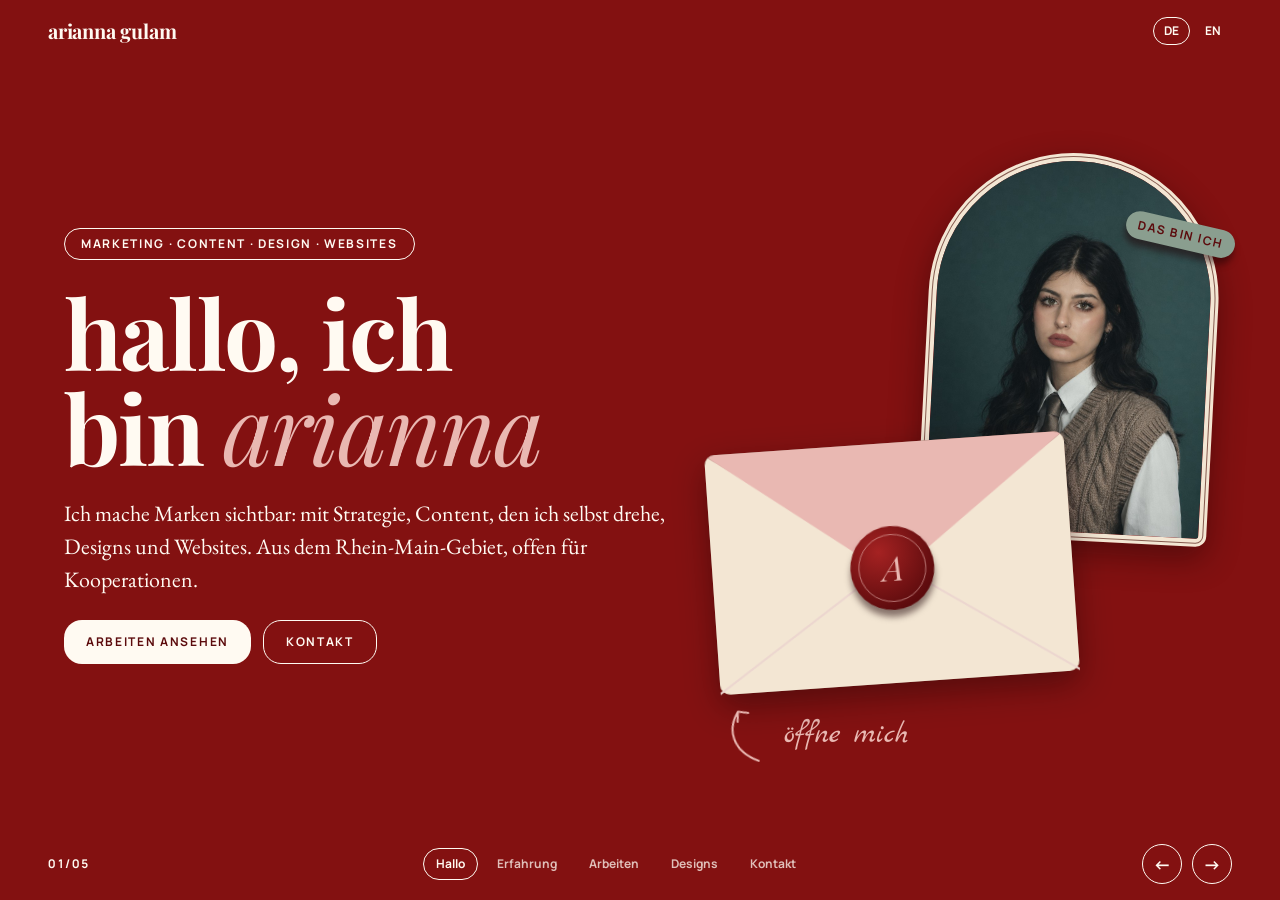
<file: index.html>
<!doctype html>
<html lang="de">
<head>
<meta charset="utf-8">
<meta name="viewport" content="width=device-width,initial-scale=1,viewport-fit=cover">
<meta name="description" content="Arianna Gulam: Marketing, Content, Design und Websites. Portfolio mit Urban Ranch, SUPERPAW für adidas und Designs. Offen für Kooperationen.">
<meta property="og:title" content="Arianna Gulam · Marketing, Content, Design">
<meta property="og:image" content="img/me.jpg">
<link rel="icon" href="data:image/svg+xml,%3Csvg xmlns=%27http://www.w3.org/2000/svg%27 viewBox=%270 0 100 100%27%3E%3Ccircle cx=%2750%27 cy=%2750%27 r=%2750%27 fill=%27%23831111%27/%3E%3Ctext x=%2750%27 y=%2770%27 font-size=%2760%27 text-anchor=%27middle%27 fill=%27%23e9b8b2%27 font-family=%27Georgia%27 font-style=%27italic%27%3EA%3C/text%3E%3C/svg%3E">
<title>Arianna Gulam · Marketing, Content, Design</title>
<link rel="stylesheet" href="https://fonts.googleapis.com/css2?family=EB+Garamond:ital,wght@0,400;0,500;1,400&family=Manrope:wght@700;800&family=Outfit:wght@400;500;700;800&family=Marck+Script&family=Playfair+Display:ital,wght@0,700;0,800;1,400&display=swap">
<style>
:root{color-scheme:light}body{margin:0}img{max-width:100%}[hidden]{display:none!important}

/* Layout: one stage, four "letters" stacked on top of each other; each new one opens with a wax-seal circular wipe. */
:root{
  --burgundi:#831111;--burgundi-deep:#5c0b0d;--cream:#fffaf2;--latte:#f3e6d3;--shoko:#865b4f;--cocoa:#2e2120;--blush:#e9b8b2;--sage:#8a9e8f;
  --line-light:#ecd6cf;--line-dark:#9e3530;--line-cocoa:#4a3734;--muted-light:#9a4a42;--muted-dark:#f2cfc9;--muted-cocoa:#cdb9ad;--cocoa-raised:#3d2c2a;
  --sp-black:#0c0c0c;--sp-white:#f7f4ef;--sp-grey:#d6d1c8;
  --f-display:'Playfair Display','Times New Roman',serif;--f-text:'EB Garamond',Garamond,Georgia,serif;--f-label:Manrope,'Helvetica Neue',Arial,sans-serif;--f-script:'Marck Script','Segoe Script',cursive;
  --r:18px;--pill:999px;
  --sh-sticker:0 7px 6px rgba(30,4,5,.5);--sh-soft:0 12px 32px rgba(30,4,5,.45);--sh-soft-light:0 12px 32px rgba(92,11,13,.14);
  --ease:cubic-bezier(.2,.7,.2,1);
}
html,body{height:100%}
body{background:var(--burgundi);color:var(--cream);font-family:var(--f-text);font-size:18px;line-height:1.5;overflow:hidden}
*{box-sizing:border-box}
button{font:inherit;color:inherit;background:none;border:0;cursor:pointer;padding:0}
:focus-visible{outline:2px solid currentColor;outline-offset:3px;border-radius:6px}
.label{font-family:var(--f-label);font-weight:700;font-size:12px;letter-spacing:.14em;text-transform:uppercase;line-height:1.2}
.pill{display:inline-block;border:1px solid currentColor;border-radius:var(--pill);padding:8px 16px}
h1,h2,h3{font-family:var(--f-display);font-weight:700;margin:0;text-wrap:balance;letter-spacing:-.02em;line-height:.98}
h1{font-size:clamp(44px,8vw,96px)}
h2{font-size:clamp(34px,5.4vw,64px)}
h1 i,h2 i{font-weight:400;font-style:italic;color:var(--hl)}
.lead{font-size:clamp(18px,2vw,22px);max-width:34em;margin:0}
.script{font-family:var(--f-script);font-size:30px;line-height:1.1}

.stage{position:relative;height:100%;overflow:hidden}
.bar{position:absolute;left:0;right:0;z-index:20;display:flex;align-items:center;justify-content:space-between;gap:12px;padding:16px clamp(16px,4vw,48px);color:var(--bar);transition:color .5s}
.bar.top{top:0;padding-top:calc(16px + env(safe-area-inset-top,0px))}
.bar.bottom{bottom:0;padding-bottom:calc(16px + env(safe-area-inset-bottom,0px))}
.stage[data-tone="dark"]{--bar:var(--cream)}
.stage[data-tone="light"]{--bar:var(--burgundi-deep)}
.brand{font-family:var(--f-display);font-weight:700;font-size:20px;letter-spacing:-.01em}
.langs{display:flex;gap:4px}
.langs button{padding:6px 10px;border-radius:var(--pill);border:1px solid transparent}
.langs button[aria-pressed="true"]{border-color:currentColor}
.nav{display:flex;gap:6px;flex-wrap:wrap;justify-content:center}
.nav button{padding:8px 12px;border-radius:var(--pill);border:1px solid transparent;opacity:.75}
.nav button[aria-current="true"]{border-color:currentColor;opacity:1}
.arrows{display:flex;align-items:center;gap:10px}
.arrows button{width:40px;height:40px;border:1px solid currentColor;border-radius:50%;font-size:18px;line-height:1}
.count{font-variant-numeric:tabular-nums}
@media(max-width:640px){.nav{display:none}.brand{font-size:17px}}

.panel{position:absolute;inset:0;overflow-y:auto;overflow-x:hidden;visibility:hidden;padding-block:88px 96px;padding-inline:clamp(16px,5vw,72px);display:grid;align-content:center;background:var(--bg);color:var(--fg)}
.panel.active{visibility:visible;z-index:1}
.panel.enter{visibility:visible;z-index:2;animation:wipe .9s var(--ease) both}
@keyframes wipe{from{clip-path:circle(0 at var(--x,50%) var(--y,50%))}to{clip-path:circle(150vmax at var(--x,50%) var(--y,50%))}}
.inner{width:100%;max-width:1180px;margin-inline:auto;display:grid;gap:32px}
.panel.active .rise,.panel.enter .rise{animation:rise .6s var(--ease) both;animation-delay:calc(var(--d,0) * 90ms + 150ms)}
@keyframes rise{from{opacity:0;transform:translateY(8px)}to{opacity:1;transform:none}}

/* 1 — cover */
#p-hello{--bg:var(--burgundi);--fg:var(--cream);--hl:var(--blush)}
.cover{grid-template-columns:1.1fr .9fr;align-items:center}
.cover>div{min-width:0;display:grid;gap:24px;justify-items:start}
.btn{display:inline-block;background:var(--cream);color:var(--burgundi-deep);border-radius:var(--r);padding:14px 22px;transition:transform .3s var(--ease)}
.btn:hover{transform:translateY(-2px)}
.btn.ghost{background:none;color:inherit;border:1px solid currentColor}
.row{display:flex;gap:12px;flex-wrap:wrap}
.envwrap{justify-items:center!important;perspective:1200px;padding-top:40px}
.env{position:relative;width:min(400px,100%);aspect-ratio:3/2;transform-style:preserve-3d;transform:rotateX(var(--rx,0deg)) rotateY(var(--ry,0deg)) rotate(-4deg);transition:transform .25s ease-out}
.env-back,.env-front,.flap{position:absolute;inset:0;border-radius:10px}
.env-back{background:var(--shoko);box-shadow:var(--sh-soft)}
.env-front{background:var(--latte);clip-path:polygon(0 0,50% 52%,100% 0,100% 100%,0 100%);z-index:3}
.env-front::after{content:"";position:absolute;inset:0;background:var(--line-light);clip-path:polygon(0 100%,50% 50%,100% 100%,100% 99%,50% 49%,0 99%)}
.flap{background:var(--blush);clip-path:polygon(0 0,100% 0,50% 56%);transform-origin:top;transition:transform .6s var(--ease);z-index:4}
.card{position:absolute;left:6%;right:6%;top:6%;bottom:6%;background:var(--cream);color:var(--burgundi-deep);border-radius:10px;padding:18px;display:grid;align-content:center;gap:6px;text-align:center;z-index:2;transition:transform .7s var(--ease);box-shadow:var(--sh-sticker)}
.card h3{font-size:clamp(22px,3vw,30px);color:var(--burgundi)}
.card p{margin:0;font-size:15px}
.card .label{color:var(--muted-light);font-size:10px}
.env.open .flap{transform:rotateX(180deg);z-index:1}
.env.open .card{transform:translateY(-78%)}
.env.front .card{z-index:6;transform:translateY(-12%) rotate(5deg) scale(1.06)}
.seal{position:absolute;left:50%;top:52%;width:84px;height:84px;margin:-42px 0 0 -42px;z-index:7;border-radius:50%;background:radial-gradient(circle at 35% 30%,#a52222,var(--burgundi-deep) 75%);background-color:var(--burgundi);color:var(--blush);box-shadow:var(--sh-sticker);display:grid;place-items:center;font-family:var(--f-display);font-style:italic;font-size:34px;transition:transform .5s var(--ease),opacity .4s;animation:pulse 2.4s ease-in-out infinite}
.seal::before{content:"";position:absolute;inset:8px;border:1px solid var(--blush);border-radius:50%;opacity:.6}
@keyframes pulse{50%{transform:scale(1.07) rotate(-6deg)}}
.env.open .seal{transform:translateY(60px) rotate(40deg) scale(.5);opacity:0;pointer-events:none;animation:none}
.hint{display:flex;align-items:center;gap:8px;color:var(--blush);margin-top:8px}
.hint svg{width:64px;height:40px;transform:rotate(-100deg)}
.draw{stroke-dasharray:200;stroke-dashoffset:200;animation:draw 1.2s .8s var(--ease) forwards}
@keyframes draw{to{stroke-dashoffset:0}}

.cover .envwrap{padding-top:16px}
.portrait{margin:0;justify-self:end;width:min(290px,64%);position:relative;transform:rotate(3deg);transition:transform .6s var(--ease)}
.portrait:hover{transform:rotate(1deg) translateY(-4px)}
.portrait img{display:block;width:100%;aspect-ratio:3/4;object-fit:cover;object-position:50% 18%;border-radius:240px 240px var(--r) var(--r);border:8px solid var(--latte);outline:1px solid var(--shoko);outline-offset:-4px;box-shadow:var(--sh-soft)}
.portrait figcaption{position:absolute;top:16%;right:-14px;background:var(--sage);color:var(--burgundi-deep);border-radius:var(--pill);padding:7px 12px;transform:rotate(10deg);box-shadow:var(--sh-sticker)}
.cover .env{justify-self:start;margin-top:-120px;width:min(360px,88%)}
.cover .hint{justify-self:start}
/* 2 — experience */
#p-weg{--bg:var(--cream);--fg:var(--burgundi-deep);--hl:var(--burgundi)}
.tags{display:grid;grid-template-columns:minmax(0,1.5fr) minmax(0,1fr) minmax(0,1fr);gap:24px;position:relative}
.tag{background:var(--latte);border-radius:var(--r);padding:24px;box-shadow:var(--sh-soft-light);display:grid;gap:10px;align-content:start;transform:rotate(var(--rot,0deg));transition:transform .4s var(--ease)}
.tag:hover{transform:rotate(calc(var(--rot,0deg) + 2deg)) translateY(-4px)}
.tag .when{color:var(--burgundi)}
.tag h3{font-size:26px;letter-spacing:-.01em;line-height:1.05}
.tag p,.tag ul{margin:0;font-size:17px}
.tag ul{padding-left:18px}
.tag li::marker{color:var(--sage)}
.stamp{justify-self:end;width:52px;height:60px;border:2px dashed var(--shoko);border-radius:6px;display:grid;place-items:center;font-family:var(--f-display);font-weight:800;color:var(--burgundi);font-size:22px;transform:rotate(8deg);margin-bottom:-36px}
.skills{display:flex;gap:8px;flex-wrap:wrap;color:var(--burgundi)}

/* 3 — work */
#p-arbeiten{--bg:var(--cocoa);--fg:var(--cream);--hl:var(--blush)}
.frames{display:grid;grid-template-columns:repeat(3,minmax(0,1fr));gap:28px;align-items:end}
.frame{display:grid;gap:14px;text-align:left;transition:transform .45s var(--ease)}
.frame:hover{transform:translateY(-8px) rotate(-1.5deg)}
.frame:nth-child(2):hover{transform:translateY(-8px) rotate(1.5deg)}
.pic{border:10px solid var(--latte);outline:1px solid var(--shoko);outline-offset:-5px;border-radius:var(--r);aspect-ratio:4/5;max-width:100%;overflow:hidden;box-shadow:var(--sh-soft);position:relative;display:grid;place-items:center;padding:18px;text-align:center}
.frame:nth-child(2) .pic{border-radius:240px 240px var(--r) var(--r)}
.pic.ur{background:var(--burgundi);color:var(--cream)}
.pic.adi{padding:0;background:var(--sp-black);font-family:Outfit,Arial,sans-serif}
.pic.adi img{position:absolute;inset:0;width:100%;height:100%;object-fit:cover;object-position:100% 50%}
.sp-word{display:none;position:absolute;left:16px;top:44px;font-weight:800;font-size:clamp(30px,3.4vw,46px);line-height:.85;letter-spacing:-.03em;color:var(--sp-black);text-align:left}
.sp-word b{display:block;color:var(--sp-white)}
.pic.ig{background:var(--blush);color:var(--burgundi-deep)}
.pic .big{font-family:var(--f-display);font-weight:800;font-size:clamp(26px,3vw,40px);line-height:.95}
.open-tag{position:absolute;bottom:12px;left:50%;transform:translateX(-50%);background:var(--cream);color:var(--burgundi-deep);border-radius:var(--pill);padding:7px 12px;font-size:10px;white-space:nowrap}
.frame h3{font-size:24px;line-height:1.05;letter-spacing:-.01em}
.frame p{margin:0;color:var(--muted-cocoa);font-size:16px}
.minifan{display:flex;justify-content:center}
.minifan span{width:44px;height:64px;border-radius:8px;background:var(--cream);border:1px solid var(--shoko);margin-inline:-10px;transform:rotate(calc((var(--i) - 2) * 9deg)) translateY(calc((var(--i) - 2) * (var(--i) - 2) * 4px));transition:transform .4s var(--ease)}
.frame:hover .minifan span{transform:rotate(calc((var(--i) - 2) * 14deg)) translateY(calc((var(--i) - 2) * (var(--i) - 2) * 6px - 6px))}

/* 4 — contact */
#p-kontakt{--bg:var(--burgundi-deep);--fg:var(--cream);--hl:var(--blush)}
.contact{grid-template-columns:1.2fr .8fr;align-items:center}
.contact>div{min-width:0;display:grid;gap:22px;justify-items:start}
.mail{display:flex;flex-wrap:wrap;gap:12px;align-items:center}
.mail span{font-family:var(--f-display);font-size:clamp(20px,3vw,34px);user-select:all;overflow-wrap:anywhere}
.ring{width:min(300px,70vw);aspect-ratio:1;position:relative;justify-self:center!important}
.ring svg{width:100%;height:100%;animation:spin 26s linear infinite}
.ring text{font-family:var(--f-label);font-weight:700;font-size:11px;letter-spacing:.2em;fill:var(--blush);text-transform:uppercase}
.ring .core{position:absolute;inset:19%;border-radius:50%;padding:7px;background:var(--latte);box-shadow:0 0 0 1px var(--shoko),0 0 0 5px var(--burgundi),0 0 0 6px var(--blush),var(--sh-soft);transition:transform .6s var(--ease)}
.ring .core::after{content:"";position:absolute;inset:7px;border-radius:50%;box-shadow:inset 0 0 0 1px var(--shoko),inset 0 6px 18px rgba(30,4,5,.45);pointer-events:none}
.ring .core img{display:block;width:100%;height:100%;border-radius:50%;object-fit:cover;object-position:50% 16%}
.ring:hover .core{transform:scale(1.04) rotate(-2deg)}
@keyframes spin{to{transform:rotate(360deg)}}
.services{display:flex;gap:8px;flex-wrap:wrap;color:var(--blush)}

/* designs table */
#p-designs{--bg:var(--latte);--fg:var(--burgundi-deep);--hl:var(--burgundi)}
.table{position:relative;height:400px}
.print{position:absolute;left:var(--l);top:var(--t);width:var(--w);transform:rotate(var(--r));transition:left .7s var(--ease),top .7s var(--ease),transform .5s var(--ease);background:var(--cream);padding:8px 8px 6px;border-radius:8px;box-shadow:var(--sh-soft-light);display:grid;gap:6px;text-align:left}
.print img{width:100%;aspect-ratio:4/5;object-fit:cover;border-radius:4px;display:block}
.print span{font-size:9px;color:var(--muted-light)}
.print:hover,.print:focus-visible{transform:rotate(0deg) scale(1.08) translateY(-8px);z-index:5}
.btn.dark{background:var(--burgundi);color:var(--cream)}
.tag.wide ul{columns:2;column-gap:28px}
.tag li{break-inside:avoid;margin-bottom:4px}
.muted{color:var(--muted-light)}
.urframe{width:100%;height:min(74vh,760px);border:0;display:block;background:var(--cocoa)}
.sheet.wide{width:min(1180px,100%)}
.sp-page{width:100%;display:block;animation:slidein .5s var(--ease) both}
.lightbox{display:block;max-width:100%;max-height:80vh;margin:auto}
.fallback{padding:32px;display:grid;gap:16px;justify-items:start}
@media(max-width:820px){.tag.wide ul{columns:1}}
@media(max-width:700px){.table{height:460px}}

/* viewer */
.viewer{position:absolute;inset:0;z-index:40;background:rgba(46,33,32,.82);display:grid;place-items:center;padding:16px}
.sheet{width:min(920px,100%);max-height:100%;background:var(--cream);color:var(--burgundi-deep);border-radius:var(--r);box-shadow:var(--sh-soft);display:grid;grid-template-rows:auto 1fr;overflow:hidden;animation:pop .5s var(--ease) both}
@keyframes pop{from{opacity:0;transform:translateY(24px) scale(.96) rotate(-1deg)}}
.chrome{display:flex;align-items:center;gap:12px;padding:10px 14px;background:var(--latte);border-bottom:1px solid var(--line-light)}
.dots{display:flex;gap:6px}.dots i{width:10px;height:10px;border-radius:50%;background:var(--shoko)}.dots i:first-child{background:var(--burgundi)}.dots i:last-child{background:var(--sage)}
.url{flex:1;min-width:0;background:var(--cream);border-radius:var(--pill);padding:6px 14px;font-size:14px;white-space:nowrap;overflow:hidden;text-overflow:ellipsis;color:var(--muted-light)}
.close{width:34px;height:34px;border:1px solid currentColor;border-radius:50%}
.vbody{overflow:auto;min-height:0}
.note{font-size:13px;font-style:italic;padding:8px 16px;margin:0;color:var(--muted-light);background:var(--cream)}

/* Urban Ranch demo site */
.ur-site{background:var(--cocoa);color:var(--cream);min-height:440px;display:grid;grid-template-rows:auto 1fr}
.ur-nav{display:flex;align-items:center;justify-content:space-between;gap:10px;flex-wrap:wrap;padding:14px 20px;border-bottom:1px solid var(--line-cocoa)}
.ur-logo{font-family:var(--f-label);font-weight:800;letter-spacing:.08em;text-transform:uppercase}
.ur-tabs{display:flex;gap:4px;flex-wrap:wrap}
.ur-tabs button{padding:7px 12px;border-radius:var(--pill)}
.ur-tabs button[aria-selected="true"]{background:var(--blush);color:var(--burgundi-deep)}
.ur-page{padding:28px 20px;display:grid;gap:20px;align-content:start;animation:rise .45s var(--ease) both}
.ur-page h3{font-family:var(--f-label);font-weight:800;text-transform:uppercase;font-size:clamp(28px,5vw,52px);letter-spacing:-.02em;line-height:.95}
.ur-page h3 em{font-style:normal;color:var(--blush)}
.ur-page p{margin:0;color:var(--muted-cocoa);max-width:36em}
.ur-btn{background:var(--blush);color:var(--burgundi-deep);border-radius:var(--pill);padding:12px 18px}
.ur-btn.o{background:none;color:var(--cream);border:1px solid var(--cream)}
.flips{display:grid;grid-template-columns:repeat(auto-fit,minmax(150px,1fr));gap:14px}
.flip{perspective:800px;aspect-ratio:3/4;max-width:100%}
.flip>div{position:relative;width:100%;height:100%;transform-style:preserve-3d;transition:transform .6s var(--ease)}
.flip[aria-pressed="true"]>div{transform:rotateY(180deg)}
.face{position:absolute;inset:0;backface-visibility:hidden;border-radius:var(--r);background:var(--cocoa-raised);border:1px solid var(--line-cocoa);display:grid;place-items:center;align-content:center;gap:12px;padding:14px;text-align:center}
.face.b{transform:rotateY(180deg);background:var(--blush);color:var(--burgundi-deep);font-size:16px}
.burger{display:grid;gap:3px;width:74px}
.burger i{display:block;border-radius:6px;height:8px}
.burger .bun{background:var(--latte);height:20px;border-radius:40px 40px 6px 6px}
.burger .bun.lo{height:12px;border-radius:6px 6px 14px 14px}
.burger .pat{background:var(--shoko);height:11px}
.burger .ch{background:var(--blush);height:5px}
.burger .sal{background:var(--sage);height:5px}
.locs{display:grid;gap:10px}
.loc{display:flex;justify-content:space-between;align-items:center;gap:12px;flex-wrap:wrap;background:var(--cocoa-raised);border:1px solid var(--line-cocoa);border-radius:var(--r);padding:16px 18px}
.loc b{font-family:var(--f-label);font-weight:800;text-transform:uppercase;letter-spacing:.04em}
.status{display:flex;align-items:center;gap:8px}
.status i{width:10px;height:10px;border-radius:50%;background:var(--sage);animation:blink 1.6s infinite}
.status.off i{background:var(--shoko);animation:none}
@keyframes blink{50%{opacity:.35}}
.game{display:grid;justify-items:center;gap:16px;text-align:center}
.patty{width:150px;height:150px;border-radius:50%;background:var(--shoko);box-shadow:inset 0 -14px 0 rgba(0,0,0,.2),var(--sh-sticker);transition:height .08s,border-radius .08s,margin .08s;color:var(--cream)}
.patty:active{height:70px;margin-top:80px;border-radius:50%/60%}
.score{font-family:var(--f-display);font-weight:800;font-size:64px;line-height:.9;color:var(--blush);font-variant-numeric:tabular-nums}

/* SUPERPAW case — in its own brand register */
.sp{font-family:Outfit,Arial,sans-serif;background:var(--sp-black);color:var(--sp-white)}
.sp-slide{display:grid;grid-template-columns:1fr 1fr;background:var(--sbg);color:var(--sfg);animation:slidein .5s var(--ease) both}
@keyframes slidein{from{opacity:0;transform:translateX(calc(var(--dir,1) * 40px))}}
.sp-slide img{width:100%;height:min(560px,66vh);object-fit:cover;display:block}
.sp-slide img.contain{object-fit:contain;padding:20px}
.sp-slide.rev img{order:2}
.sp-txt{padding:clamp(20px,4vw,48px);display:grid;gap:16px;align-content:center;min-width:0}
.sp-txt h3{font-family:inherit;font-weight:800;font-size:clamp(34px,5vw,64px);line-height:.95;letter-spacing:-.03em}
.sp-txt h3.xl{font-size:clamp(64px,11vw,136px);line-height:.85}
.sp-txt p{margin:0;font-size:17px;line-height:1.4}
.sp-txt p.b{font-weight:700;font-size:clamp(20px,2.4vw,26px);line-height:1.2}
.sp-txt .k{font-weight:500;letter-spacing:.12em;font-size:13px}
.sp-txt .dim{opacity:.75;font-size:14px}
.sp-feat{display:grid;gap:14px}
.sp-feat div{border-top:3px solid currentColor;padding-top:10px}
.sp-feat b{font-size:20px;display:block}
.sp-feat span{font-size:16px;line-height:1.4}
.sw{display:flex;align-items:center;gap:14px;font-weight:700;font-size:22px}
.sw i{width:30px;height:30px;border-radius:50%;background:var(--c)}
.sp-ctrl{display:flex;justify-content:space-between;align-items:center;padding:12px 20px;font-size:12px;letter-spacing:.14em;font-weight:700}
.sp-ctrl button{border:1px solid var(--sp-white);padding:8px 14px;text-transform:lowercase;font-weight:800;letter-spacing:.08em}
.sp-ctrl button:hover{background:var(--sp-white);color:var(--sp-black)}
@media(max-width:700px){.sp-slide{grid-template-columns:1fr}.sp-slide img{height:240px}.sp-slide.rev img{order:0}}
.headrow{display:flex;justify-content:space-between;align-items:end;gap:24px;flex-wrap:wrap}
.stat{display:grid;gap:6px;transform:rotate(-2deg)}
.stat .num{font-family:var(--f-display);font-weight:800;font-size:clamp(48px,7vw,96px);line-height:.9;letter-spacing:-.03em;color:var(--burgundi)}
.stat .num i{font-weight:400;font-style:italic}
.stat .label{color:var(--muted-light)}
.ur-nav a{color:var(--blush)}
.badge{position:absolute;top:10px;left:10px;background:var(--blush);color:var(--burgundi-deep);border-radius:var(--pill);padding:4px 8px;font-size:9px}
.price{font-family:var(--f-display);font-weight:700}
.loc small{display:block;color:var(--muted-cocoa);font-size:15px}
.mem{display:grid;grid-template-columns:repeat(4,minmax(0,1fr));gap:10px;max-width:520px}
.mem .flip{aspect-ratio:1}
.mem .face{font-family:var(--f-label);font-weight:800;font-size:clamp(10px,2vw,14px);text-transform:uppercase;padding:6px}
.mem .flip.done .face.b{background:var(--sage)}
.ur-page h4{margin:8px 0 0;color:var(--blush)}

/* strategy fan */
.strat{padding:clamp(20px,4vw,40px);display:grid;gap:24px}
.strat h3{font-size:clamp(28px,4vw,44px);color:var(--burgundi)}
.strat h3 i{font-weight:400}
.pillars{display:grid;grid-template-columns:repeat(auto-fit,minmax(150px,1fr));gap:12px}
.pillar{text-align:left;border-radius:var(--r);padding:18px;min-height:170px;display:grid;align-content:space-between;gap:12px;background:var(--latte);transition:transform .4s var(--ease),background .3s,color .3s;transform:rotate(calc((var(--i) - 2) * 1.5deg))}
.pillar .num{font-family:var(--f-display);font-weight:800;font-size:40px;line-height:.9;color:var(--burgundi)}
.pillar b{font-family:var(--f-display);font-size:21px;line-height:1.05}
.pillar span.t{font-size:16px;display:none}
.pillar[aria-expanded="true"]{background:var(--burgundi);color:var(--cream);transform:rotate(0) translateY(-6px)}
.pillar[aria-expanded="true"] .num{color:var(--blush)}
.pillar[aria-expanded="true"] span.t{display:block}

@media(max-width:820px){
  .cover,.contact{grid-template-columns:1fr}
  .tags,.frames{grid-template-columns:1fr}
  .frames{justify-items:center}.frame{width:min(320px,100%)}
  .panel{align-content:start}
  .envwrap{padding-top:120px}
}
@media(prefers-reduced-motion:reduce){*,*::before,*::after{animation:none!important;transition:none!important}.draw{stroke-dashoffset:0}}
</style>

</head>
<body>
<div class="stage" id="stage" data-tone="dark">
  <header class="bar top">
    <span class="brand">arianna gulam</span>
    <div class="langs label" role="group" aria-label="Sprache">
      <button data-lang="de" aria-pressed="true">DE</button><button data-lang="en" aria-pressed="false">EN</button>
    </div>
  </header>

  <section class="panel active" id="p-hello">
    <div class="inner cover">
      <div>
        <span class="label pill rise" data-i="h_tag"></span>
        <h1 class="rise" style="--d:1" data-i="h_title"></h1>
        <p class="lead rise" style="--d:2" data-i="h_lead"></p>
        <div class="row rise" style="--d:3">
          <button class="btn label" data-go="2" data-i="h_cta1"></button>
          <button class="btn ghost label" data-go="4" data-i="h_cta2"></button>
        </div>
      </div>
      <div class="envwrap rise" style="--d:2">
        <figure class="portrait"><img src="img/me.jpg" alt="Arianna Gulam"><figcaption class="label" data-i="me_tag"></figcaption></figure>
        <div class="env" id="env">
          <div class="env-back"></div>
          <div class="card">
            <span class="label" data-i="c_role"></span>
            <h3>Arianna Gulam</h3>
            <p>ariannagulam@gmail.com</p>
            <p data-i="c_city"></p>
          </div>
          <div class="env-front"></div>
          <div class="flap"></div>
          <button class="seal" id="seal" aria-label="Umschlag öffnen">A</button>
        </div>
        <div class="hint">
          <svg viewBox="0 0 64 40" fill="none" aria-hidden="true"><path class="draw" d="M4 30C18 6 40 4 56 18M56 18l-10-2M56 18l-3 10" stroke="currentColor" stroke-width="2" stroke-linecap="round"/></svg>
          <span class="script" data-i="h_hint"></span>
        </div>
      </div>
    </div>
  </section>

  <section class="panel" id="p-weg">
    <div class="inner">
      <span class="label pill rise" style="justify-self:start;color:var(--burgundi)" data-i="e_tag"></span>
      <div class="headrow"><h2 class="rise" style="--d:1" data-i="e_title"></h2><div class="stat rise" style="--d:2"><span class="num">7k <i>→</i> 9k</span><span class="label" data-i="st_cap"></span></div></div>
      <div class="tags">
        <article class="tag wide rise" style="--d:2;--rot:-.8deg"><span class="stamp">01</span><span class="label when" data-i="e1_when"></span><h3 data-i="e1_h"></h3><p class="label muted">Urban Ranch GmbH · Frankfurt am Main</p><ul data-i="e1_list"></ul></article>
        <article class="tag rise" style="--d:3;--rot:1deg"><span class="stamp">02</span><span class="label when">2020 – 2022</span><h3 data-i="e2_h"></h3><ul data-i="e2_list"></ul></article>
        <article class="tag rise" style="--d:4;--rot:-.8deg"><span class="stamp">03</span><span class="label when" data-i="e3_when"></span><h3 data-i="e3_h"></h3><ul data-i="e3_list"></ul></article>
      </div>
      <div class="skills label rise" style="--d:5"><span class="pill">Canva</span><span class="pill">Figma</span><span class="pill">Wix Studio</span><span class="pill">Meta Business Suite</span><span class="pill">DaVinci Resolve</span><span class="pill">CapCut</span><span class="pill">Lightroom</span><span class="pill">Ahrefs</span></div>
    </div>
  </section>

  <section class="panel" id="p-arbeiten">
    <div class="inner">
      <span class="label pill rise" style="justify-self:start;color:var(--blush)" data-i="w_tag"></span>
      <h2 class="rise" style="--d:1" data-i="w_title"></h2>
      <div class="frames">
        <button class="frame rise" style="--d:2" data-open="ur">
          <span class="pic ur"><span><span class="label">Wix Studio</span><br><span class="big">urban<br>ranch</span></span><span class="open-tag label" data-i="w_click"></span></span>
          <h3 data-i="w1_h"></h3><p data-i="w1_p"></p>
        </button>
        <button class="frame rise" style="--d:3" data-open="adi">
          <span class="pic adi"><img src="img/sp1.jpg" alt="Beagle in a burgundy track top and four matching boots"><span class="sp-word">super<b>paw</b></span><span class="open-tag label" data-i="w_click"></span></span>
          <h3 data-i="w2_h"></h3><p data-i="w2_p"></p>
        </button>
        <button class="frame rise" style="--d:4" data-open="ig">
          <span class="pic ig"><span style="display:grid;gap:26px"><span class="minifan"><span style="--i:0"></span><span style="--i:1"></span><span style="--i:2"></span><span style="--i:3"></span><span style="--i:4"></span></span><span class="big">5 pillars</span></span><span class="open-tag label" data-i="w_click"></span></span>
          <h3 data-i="w3_h"></h3><p data-i="w3_p"></p>
        </button>
      </div>
    </div>
  </section>

  <section class="panel" id="p-designs">
    <div class="inner">
      <span class="label pill rise" style="justify-self:start;color:var(--burgundi)" data-i="d_tag"></span>
      <div class="headrow"><h2 class="rise" style="--d:1" data-i="d_title"></h2><button class="btn dark label rise" style="--d:2" id="shuffle" data-i="d_shuffle"></button></div>
      <p class="lead rise" style="--d:2" data-i="d_lead"></p>
      <div class="table rise" style="--d:3" id="table"></div>
    </div>
  </section>

  <section class="panel" id="p-kontakt">
    <div class="inner contact">
      <div>
        <span class="label pill rise" style="color:var(--blush)" data-i="k_tag"></span>
        <h2 class="rise" style="--d:1" data-i="k_title"></h2>
        <p class="lead rise" style="--d:2" data-i="k_lead"></p>
        <div class="services label rise" style="--d:3"><span class="pill" data-i="s1"></span><span class="pill" data-i="s2"></span><span class="pill" data-i="s3"></span><span class="pill" data-i="s4"></span></div>
        <div class="mail rise" style="--d:4"><span id="mail">ariannagulam@gmail.com</span><button class="btn label" id="copy" data-i="k_copy"></button></div>
        <span class="script rise" style="--d:5;color:var(--blush)" data-i="k_sign"></span>
      </div>
      <div class="ring rise" style="--d:2" aria-hidden="true">
        <svg viewBox="0 0 200 200"><defs><path id="circ" d="M100,100 m-84,0 a84,84 0 1,1 168,0 a84,84 0 1,1 -168,0"/></defs><text><textPath href="#circ">kooperationen · websites · content · branding · kooperationen · websites · </textPath></text></svg>
        <div class="core"><img src="img/me.jpg" alt="Arianna Gulam"></div>
      </div>
    </div>
  </section>

  <footer class="bar bottom label">
    <span class="count" id="count">01/05</span>
    <nav class="nav" aria-label="Seiten">
      <button data-go="0" data-i="n0"></button><button data-go="1" data-i="n1"></button><button data-go="2" data-i="n2"></button><button data-go="3" data-i="nd"></button><button data-go="4" data-i="n3"></button>
    </nav>
    <div class="arrows"><button id="prev" aria-label="Zurück">←</button><button id="next" aria-label="Weiter">→</button></div>
  </footer>

  <div class="viewer" id="viewer" hidden role="dialog" aria-modal="true" aria-label="Arbeit">
    <div class="sheet">
      <div class="chrome"><span class="dots"><i></i><i></i><i></i></span><span class="url" id="vurl"></span><button class="close" id="vclose" aria-label="Schließen">✕</button></div>
      <div class="vbody" id="vbody"></div>
    </div>
  </div>
</div>

<script>
const T={
de:{h_tag:"Marketing · Content · Websites",h_title:"hallo, ich bin <i>arianna</i>",h_lead:"Ich mache Marken sichtbar: mit Content, der gespeichert wird, und Websites, die man gern anklickt. Aus Mainz, offen für Kooperationen.",h_cta1:"Arbeiten ansehen",h_cta2:"Kontakt",h_hint:"öffne mich",c_role:"Marketing & Webdesign",c_city:"Mainz · Frankfurt",
e_tag:"Erfahrung",e_title:"mein weg, <i>kurz</i> erzählt",e1_when:"seit Nov 2025",e1_h:"Marketing",st_cap:"Instagram-Follower · organisch · Dez–Okt",sk_shoot:"Foto & Video",e1_list:"<li>Instagram organisch von 7k auf 9k Follower gebracht</li><li>Content selbst gedreht: Foto und Video</li><li>Website in Wix Studio: Menü, Standorte, Memory-Game</li><li>Strategie mit fünf Content-Säulen, Menüs, Promo-Grafiken</li>",e2_when:"seit Jan 2026",e2_h:"Marketing B.A., dual",e2_p:"Theorie an der Hochschule, Praxis jede Woche im Unternehmen.",e3_when:"davor",e3_h:"Philologie B.A.",e3_org:"Kyjiw-Mohyla-Akademie",e3_p:"Mit Nebenfach Marketing. Daher kommt mein Gefühl für Sprache und Ton.",
w_tag:"Arbeiten",w_title:"arbeiten zum <i>anklicken</i>",w_click:"klick mich",w1_h:"Urban Ranch Website",w1_p:"Mehrseitige Website mit Flip-Menü, Live-Standorten und Memory-Game. Zum Durchklicken.",w2_h:"SUPERPAW für adidas",w2_p:"Winterschuh für Hunde: Produktkonzept, Storytelling und Kampagnentext.",w3_h:"Instagram-Strategie",w3_p:"Fünf Content-Säulen für Urban Ranch.",
k_tag:"Kontakt",k_title:"lass uns etwas <i>schönes</i> machen",k_lead:"Schreib mir, wenn du eine Website, eine Content-Strategie oder frische Ideen für deine Marke brauchst.",s1:"Wix-Websites",s2:"Instagram-Content",s3:"Branding",s4:"Kampagnenideen",k_copy:"E-Mail kopieren",k_copied:"Kopiert",k_sign:"mit liebe, A.",n0:"Hallo",n1:"Erfahrung",n2:"Arbeiten",n3:"Kontakt"},
en:{h_tag:"Marketing · Content · Websites",h_title:"hello, i'm <i>arianna</i>",h_lead:"I make brands visible with content people save and websites people enjoy clicking through. Based in Mainz, open to collaborations.",h_cta1:"See my work",h_cta2:"Contact",h_hint:"open me",c_role:"Marketing & web design",c_city:"Mainz · Frankfurt",
e_tag:"Experience",e_title:"my path, <i>briefly</i> told",e1_when:"since Nov 2025",e1_h:"Marketing",st_cap:"Instagram followers · organic · Dec–Oct",sk_shoot:"Photo & video",e1_list:"<li>Grew Instagram organically from 7k to 9k followers</li><li>I shoot the content myself: photo and video</li><li>Website in Wix Studio: menu, locations, memory game</li><li>Strategy with five content pillars, menus, promo graphics</li>",e2_when:"since Jan 2026",e2_h:"Marketing B.A., dual",e2_p:"Theory at university, practice every week in the company.",e3_when:"before",e3_h:"Philology B.A.",e3_org:"Kyiv-Mohyla Academy",e3_p:"With a minor in marketing. That is where my feel for language and tone comes from.",
w_tag:"Work",w_title:"work you can <i>click</i>",w_click:"click me",w1_h:"Urban Ranch website",w1_p:"Multi-page site with a flip-card menu, live locations and a memory game. Click through it.",w2_h:"SUPERPAW for adidas",w2_p:"A winter boot for dogs: product concept, brand storytelling, campaign copy.",w3_h:"Instagram strategy",w3_p:"Five content pillars for Urban Ranch.",
k_tag:"Contact",k_title:"let's make something <i>beautiful</i>",k_lead:"Write to me if you need a website, a content strategy or fresh ideas for your brand.",s1:"Wix websites",s2:"Instagram content",s3:"Branding",s4:"Campaign ideas",k_copy:"Copy email",k_copied:"Copied",k_sign:"with love, A.",n0:"Hello",n1:"Experience",n2:"Work",n3:"Contact"}};
Object.assign(T.de,{h_tag:"Marketing · Content · Design · Websites",h_lead:"Ich mache Marken sichtbar: mit Strategie, Content, den ich selbst drehe, Designs und Websites. Aus dem Rhein-Main-Gebiet, offen für Kooperationen.",e1_h:"Marketing bei Urban Ranch",
e1_list:"<li>Marketingstrategie entwickelt und laufend optimiert</li><li>Social-Media-Strategie für Instagram, TikTok und YouTube</li><li>Instagram organisch von 7k auf 9k Follower gebracht</li><li>Content selbst produziert: Foto, Video, Schnitt, Bildbearbeitung</li><li>Designs für Flyer, Speisekarten und Plakate</li><li>Mehrseitige Unternehmenswebsite entwickelt</li><li>Personal-Branding-Strategie und Content-Plan</li><li>Marketing-Kennzahlen ausgewertet, KI-Content eingesetzt</li>",
e2_h:"Marketing & Sales",e2_list:"<li>Marketing-Managerin: Kundenaudits, Marketingstrategien, Auswahl digitaler Instrumente</li><li>Business Development: Angebote präsentiert, Kunden zur Zusammenarbeit geführt</li><li>Stellvertretende Leiterin: Team betreut, neue Mitarbeitende geschult</li>",
e3_when:"Bildung",e3_h:"Studium & Zertifikate",e3_list:"<li>Duales Studium Marketing (B.A.), IU Mainz, seit 01/2026</li><li>Philologie mit Nebenfach Marketing, Kyjiw-Mohyla-Akademie, 2021–2025</li><li>Zertifikate: Marketing Customer Experience, Marketing von IT-Produkten (Genesis)</li>",
w1_p:"Die echte mehrseitige Website mit Flip-Menü, Standorten und Memory-Game. Zum Durchklicken.",
d_tag:"Designs",d_title:"designs, die <i>hunger</i> machen",d_lead:"Flyer, Speisekarten, Posts und Stories für Urban Ranch. Antippen zum Vergrößern.",d_shuffle:"Mischen",me_tag:"das bin ich",nd:"Designs",s3:"Design: Flyer, Menüs, Posts",s4:"Foto & Video"});
Object.assign(T.en,{h_tag:"Marketing · Content · Design · Websites",h_lead:"I make brands visible with strategy, content I shoot myself, designs and websites. Based in the Rhine-Main area, open to collaborations.",e1_h:"Marketing at Urban Ranch",
e1_list:"<li>Built and keep refining the marketing strategy</li><li>Social media strategy for Instagram, TikTok and YouTube</li><li>Grew Instagram organically from 7k to 9k followers</li><li>Content produced myself: photo, video, editing, retouching</li><li>Designs for flyers, menus and posters</li><li>Built a multi-page company website</li><li>Personal branding strategy and content plan</li><li>Marketing KPI analysis, AI-generated content</li>",
e2_h:"Marketing & sales",e2_list:"<li>Marketing manager: client audits, marketing strategies, choice of digital tools</li><li>Business development: presented offers, led clients to a partnership</li><li>Deputy team lead: supported the team, trained new colleagues</li>",
e3_when:"Education",e3_h:"Studies & certificates",e3_list:"<li>Dual study programme Marketing (B.A.), IU Mainz, since 01/2026</li><li>Philology with a minor in marketing, Kyiv-Mohyla Academy, 2021–2025</li><li>Certificates: Marketing Customer Experience, Marketing of IT Products (Genesis)</li>",
w1_p:"The real multi-page site with a flip-card menu, locations and a memory game. Click through it.",
d_tag:"Designs",d_title:"designs that make you <i>hungry</i>",d_lead:"Flyers, menus, posts and stories for Urban Ranch. Tap to enlarge.",d_shuffle:"Shuffle",me_tag:"that's me",nd:"Designs",s3:"Design: flyers, menus, posts",s4:"Photo & video"});
let lang='de';
try{lang=localStorage.getItem('lang')||'de'}catch(e){}
if(!T[lang])lang='de';
const $=(s,r=document)=>r.querySelector(s),$$=(s,r=document)=>[...r.querySelectorAll(s)];
function setLang(l){lang=l;$$('[data-i]').forEach(e=>e.innerHTML=T[l][e.dataset.i]||'');$$('.langs button').forEach(b=>b.setAttribute('aria-pressed',b.dataset.lang===l));document.documentElement.lang=l;try{localStorage.setItem('lang',l)}catch(e){}}
$$('.langs button').forEach(b=>b.onclick=()=>setLang(b.dataset.lang));
setLang(lang);

/* panels */
const stage=$('#stage'),panels=$$('.panel'),ids=['hello','weg','arbeiten','designs','kontakt'],tones=['dark','light','dark','light','dark'];
let cur=0,busy=false;
function mark(){$('#count').textContent=String(cur+1).padStart(2,'0')+'/05';$$('.nav button').forEach((b,i)=>b.setAttribute('aria-current',i===cur));stage.dataset.tone=tones[cur]}
function go(i,ev){i=(i+panels.length)%panels.length;if(i===cur||busy)return;
  const n=panels[i],o=panels[cur],r=stage.getBoundingClientRect();
  n.style.setProperty('--x',(ev&&ev.clientX?ev.clientX-r.left:r.width/2)+'px');n.style.setProperty('--y',(ev&&ev.clientY?ev.clientY-r.top:r.height)+'px');
  n.scrollTop=0;busy=true;n.classList.add('enter');cur=i;setTimeout(mark,300);
  const done=()=>{o.classList.remove('active');n.classList.add('active');n.classList.remove('enter');busy=false};
  if(matchMedia('(prefers-reduced-motion:reduce)').matches)done();else setTimeout(done,900);
  try{history.replaceState(null,'','#'+ids[i])}catch(e){}}
$$('[data-go]').forEach(b=>b.addEventListener('click',e=>go(+b.dataset.go,e)));
$('#prev').onclick=e=>go(cur-1,e);$('#next').onclick=e=>go(cur+1,e);
addEventListener('keydown',e=>{if(!$('#viewer').hidden){if(e.key==='Escape')closeV();return}if(e.key==='ArrowRight')go(cur+1);if(e.key==='ArrowLeft')go(cur-1)});
let tx=null,ty=0;
stage.addEventListener('touchstart',e=>{tx=e.touches[0].clientX;ty=e.touches[0].clientY},{passive:true});
stage.addEventListener('touchend',e=>{if(tx===null||!$('#viewer').hidden)return;const dx=e.changedTouches[0].clientX-tx,dy=e.changedTouches[0].clientY-ty;if(Math.abs(dx)>70&&Math.abs(dx)>Math.abs(dy)*1.5)go(cur+(dx<0?1:-1));tx=null},{passive:true});
const h=ids.indexOf(location.hash.slice(1));
if(h>0){panels[0].classList.remove('active');panels[h].classList.add('active');cur=h}
mark();

/* envelope */
const env=$('#env');
$('#seal').onclick=()=>{env.classList.add('open');setTimeout(()=>env.classList.add('front'),650)};
env.addEventListener('click',e=>{if(env.classList.contains('front')&&!e.target.closest('.seal')){env.classList.remove('front');setTimeout(()=>env.classList.remove('open'),500)}});
$('.envwrap').addEventListener('pointermove',e=>{const r=env.getBoundingClientRect();env.style.setProperty('--ry',((e.clientX-r.left)/r.width-.5)*16+'deg');env.style.setProperty('--rx',-((e.clientY-r.top)/r.height-.5)*16+'deg')});
$('.envwrap').addEventListener('pointerleave',()=>{env.style.setProperty('--ry','0deg');env.style.setProperty('--rx','0deg')});

/* copy */
$('#copy').onclick=async function(){try{await navigator.clipboard.writeText('ariannagulam@gmail.com');this.textContent=T[lang].k_copied}catch(e){const s=getSelection(),r=document.createRange();r.selectNodeContents($('#mail'));s.removeAllRanges();s.addRange(r)}};

/* viewer */
const viewer=$('#viewer'),vbody=$('#vbody');let lastFocus=null;
function closeV(){viewer.hidden=true;$('.sheet').classList.remove('wide');vbody.innerHTML='';if(lastFocus)lastFocus.focus()}
$('#vclose').onclick=closeV;viewer.addEventListener('click',e=>{if(e.target===viewer)closeV()});
$$('[data-open]').forEach(b=>b.onclick=()=>{lastFocus=b;viewer.hidden=false;({ur:openUR,adi:openAdi,ig:openIG})[b.dataset.open]();$('#vclose').focus()});

/* Urban Ranch — the real site, published alongside this page */
const LIVE='https://ariannagulam.github.io/urban-ranch-portfolio/';
function openUR(){$('#vurl').textContent='ariannagulam.github.io/urban-ranch-portfolio';$('.sheet').classList.add('wide');vbody.onclick=null;
  vbody.innerHTML=`<iframe class="urframe" id="urf" src="ur/index.html" title="Urban Ranch Website"></iframe><p class="note">Die echte Website, direkt klickbar. <a href="${LIVE}" target="_blank" rel="noopener">Live-Website öffnen ↗</a></p>`;
  setTimeout(()=>{const f=$('#urf');if(!f)return;let ok=false;try{ok=f.contentDocument&&f.contentDocument.body&&f.contentDocument.body.children.length>0}catch(e){}
    if(!ok)f.outerHTML=`<div class="fallback"><h3>Urban Ranch Website</h3><p>Die Vorschau lässt sich hier nicht einbetten. Öffne die Website in einem neuen Tab:</p><div class="row"><a class="btn dark label" href="ur/index.html" target="_blank">Start</a><a class="btn dark label" href="ur/menue.html" target="_blank">Menü</a><a class="btn dark label" href="ur/standorte.html" target="_blank">Standorte</a></div></div>`},3000)}

/* SUPERPAW — the six pages of the deck */
const SP=['superpaw. three stripes. four legs. Product concept, winter 2026, by Arianna Gulam','winter hits paws first. we lace up. they go barefoot.','built for paws: soft upper, rubber wrap, cuff and strap','a sole shaped like a paw: anatomical pods, cushion where it lands, grip on ice','four ways to wear winter: burgundy, beige, black, olive','no bad weather. just bare paws. Self-initiated concept for adidas by Arianna Gulam'];
function openAdi(){$('#vurl').textContent='superpaw · adidas concept · winter 2026';let i=0;$('.sheet').classList.add('wide');
  vbody.onclick=null;vbody.innerHTML=`<div class="sp"><div id="ads"></div><div class="sp-ctrl"><button id="ap">← back</button><span id="ac"></span><button id="an">next →</button></div></div>`;
  const show=d=>{i=(i+d+SP.length)%SP.length;$('#ads').innerHTML=`<img class="sp-page" style="--dir:${d<0?-1:1}" src="img/sp${i+1}.jpg" alt="${SP[i]}">`;$('#ac').textContent=(i+1)+' / '+SP.length};
  $('#ap').onclick=()=>show(-1);$('#an').onclick=()=>show(1);$('#ads').onclick=()=>show(1);show(0)}

/* designs table */
const DES=['Story · Bestsellers','Feed · Burger Close-ups','Feed · Lil Cheese Menu','Print · Speisekarte','Feed · Bella Fries','Feed · Royal Fries'];
const table=$('#table');let slots=DES.map((_,i)=>i);
table.innerHTML=DES.map((d,i)=>`<button class="print" data-d="${i}"><img src="img/d${i+1}.jpg" alt="${d}" loading="lazy"><span class="label">${d}</span></button>`).join('');
function lay(){const m=innerWidth<700,cols=m?3:6,w=m?31:18;$$('.print',table).forEach((p,k)=>{const s=slots[k],c=s%cols,r=Math.floor(s/cols);p.style.setProperty('--w',w+'%');p.style.setProperty('--l',c*((100-w)/(cols-1))+'%');p.style.setProperty('--t',(m?r*50:0)+Math.random()*10+'%');p.style.setProperty('--r',(Math.random()*14-7)+'deg')})}
lay();addEventListener('resize',lay);
$('#shuffle').onclick=()=>{slots.sort(()=>Math.random()-.5);lay()};
table.onclick=e=>{const b=e.target.closest('.print');if(!b)return;lastFocus=b;const i=+b.dataset.d;viewer.hidden=false;$('.sheet').classList.remove('wide');vbody.onclick=null;$('#vurl').textContent=DES[i];vbody.innerHTML=`<img class="lightbox" src="img/d${i+1}.jpg" alt="${DES[i]}">`;$('#vclose').focus()};

/* strategy */
const PIL=[['Craft Proof','Show how it is made: the grill, the smash, the hands.'],['Trend Remix','Current formats, retold in the brand\'s voice.'],['Unscripted Proof','Real moments from the kitchen and the counter.'],['Community Voice','Guests and their stories take the stage.'],['Local Turf','Frankfurt and Darmstadt as part of the brand.']];
function openIG(){$('#vurl').textContent='urban ranch · instagram content strategy';vbody.onclick=null;
  vbody.innerHTML=`<div class="strat"><h3>five pillars, <i>no overlap</i></h3><div class="pillars">${PIL.map((p,i)=>`<button class="pillar" style="--i:${i}" aria-expanded="false"><span class="num">0${i+1}</span><b>${p[0]}</b><span class="t">${p[1]}</span></button>`).join('')}</div><p class="note" style="padding:0">Tap a card to open it.</p></div>`;
  $$('.pillar',vbody).forEach(b=>b.onclick=()=>b.setAttribute('aria-expanded',b.getAttribute('aria-expanded')!=='true'))}
</script>

</body>
</html>
</file>
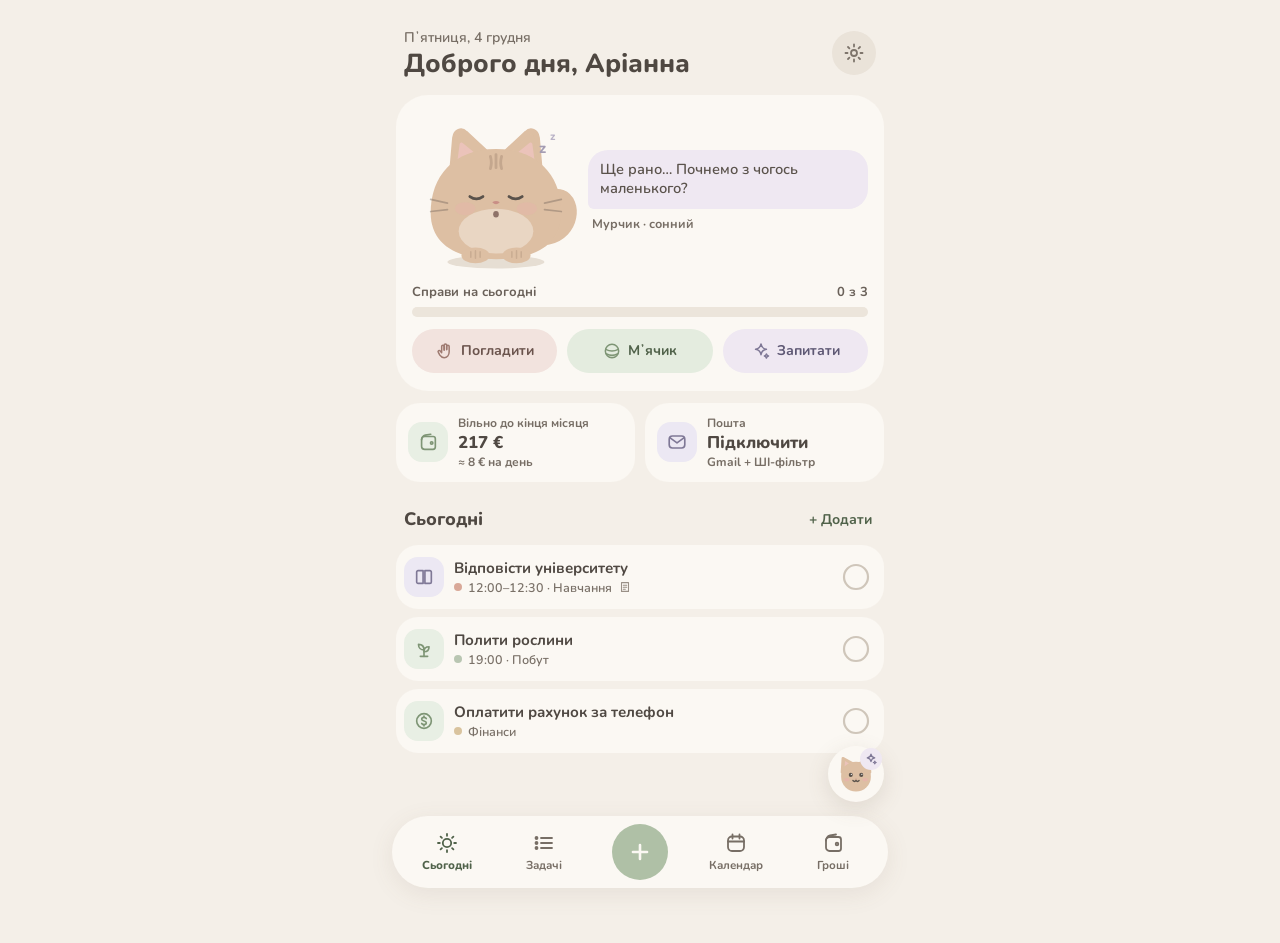
<file: lifeos/index.html>
<!doctype html>
<html lang="uk">
<head>
  <meta charset="utf-8">
  <meta name="viewport" content="width=device-width, initial-scale=1, viewport-fit=cover">
  <title>LifeOS</title>
  <meta name="description" content="Спокійний планувальник дня з котиком Мурчиком">
  <meta name="theme-color" content="#F4EFE8">
  <meta name="apple-mobile-web-app-capable" content="yes">
  <meta name="mobile-web-app-capable" content="yes">
  <meta name="apple-mobile-web-app-status-bar-style" content="default">
  <meta name="apple-mobile-web-app-title" content="LifeOS">
  <link rel="apple-touch-icon" href="icons/apple-touch-icon.png">
  <link rel="icon" type="image/png" sizes="192x192" href="icons/icon-192.png">
  <link rel="manifest" href="manifest.webmanifest">
  <link rel="preconnect" href="https://fonts.googleapis.com">
  <link rel="preconnect" href="https://fonts.gstatic.com" crossorigin>
  <link href="https://fonts.googleapis.com/css2?family=Nunito:wght@400;600;700;800&display=swap" rel="stylesheet">
  <link rel="stylesheet" href="style.css?v=2">
</head>
<body>
  <main id="app" aria-live="polite"></main>

  <button class="fab-cat" id="fabCat" aria-label="Запитати Мурчика (ШІ)"></button>

  <nav class="tabbar" aria-label="Основна навігація">
    <button class="tab" data-tab="today"></button>
    <button class="tab" data-tab="tasks"></button>
    <button class="tab-add" id="addBtn" aria-label="Додати"></button>
    <button class="tab" data-tab="calendar"></button>
    <button class="tab" data-tab="money"></button>
  </nav>

  <div class="sheet-backdrop" id="backdrop" hidden></div>

  <!-- Картка задачі -->
  <section class="sheet" id="sheet" role="dialog" aria-modal="true" aria-labelledby="sheetTitle" hidden>
    <div class="sheet-grip" aria-hidden="true"></div>
    <h2 id="sheetTitle">Нова справа</h2>
    <form id="taskForm" autocomplete="off">
      <label class="field">
        <span>Що треба зробити</span>
        <input id="fTitle" name="title" required maxlength="140" placeholder="Наприклад: подзвонити у страхову">
      </label>

      <label class="field">
        <span>Деталі та нотатки</span>
        <textarea id="fNotes" rows="3" maxlength="4000" placeholder="Номер справи, адреса, що підготувати, посилання…"></textarea>
      </label>

      <button type="button" class="ai-help" id="fHelp"></button>

      <fieldset class="field">
        <legend>Категорія</legend>
        <div class="chips" id="fCats"></div>
      </fieldset>

      <fieldset class="field">
        <legend>Наскільки важливо</legend>
        <div class="seg" id="fPr"></div>
      </fieldset>

      <fieldset class="field">
        <legend>Коли</legend>
        <div class="chips" id="fQuick"></div>
        <div class="row3">
          <label class="mini"><span>Дата</span><input type="date" id="fDate"></label>
          <label class="mini"><span>Від</span><input type="time" id="fTime"></label>
          <label class="mini"><span>До</span><input type="time" id="fTimeEnd"></label>
        </div>
        <p class="hint" id="fTimeHint" hidden></p>
      </fieldset>

      <button type="button" class="btn ghost wide" id="fCal" hidden></button>

      <div class="sheet-actions">
        <button type="button" class="btn ghost danger" id="fDelete" hidden>Видалити</button>
        <button type="button" class="btn ghost" id="fCancel">Скасувати</button>
        <button type="submit" class="btn primary">Зберегти</button>
      </div>
    </form>
  </section>

  <!-- Універсальна шторка: витрата, планувальник бюджету, порада -->
  <section class="sheet" id="gsheet" role="dialog" aria-modal="true" aria-labelledby="gsheetTitle" hidden>
    <div class="sheet-grip" aria-hidden="true"></div>
    <div id="gsheetBody"></div>
  </section>

  <!-- Чат з Мурчиком -->
  <section class="chat" id="chat" role="dialog" aria-modal="true" aria-label="Чат з Мурчиком" hidden>
    <header class="chat-head">
      <div class="chat-avatar" id="chatAvatar" aria-hidden="true"></div>
      <div class="chat-title">
        <b>Мурчик</b>
        <button class="model-pill" id="modelPill" aria-haspopup="listbox"></button>
      </div>
      <button class="icon-btn" id="chatClear" aria-label="Почати нову розмову"></button>
      <button class="icon-btn" id="chatClose" aria-label="Закрити чат"></button>
    </header>
    <div class="model-menu" id="modelMenu" role="listbox" aria-label="Модель ШІ" hidden></div>
    <div class="chat-log" id="chatLog"></div>
    <form class="chat-input" id="chatForm" autocomplete="off">
      <label class="sr" for="chatText">Повідомлення Мурчику</label>
      <textarea id="chatText" rows="1" placeholder="Напиши Мурчику…" maxlength="8000"></textarea>
      <button type="submit" class="send" id="chatSend" aria-label="Надіслати"></button>
    </form>
  </section>

  <div class="toast" id="toast" role="status" hidden></div>

  <script src="ai.js?v=2"></script>
  <script src="google.js?v=2"></script>
  <script src="app.js?v=2"></script>
</body>
</html>
</file>
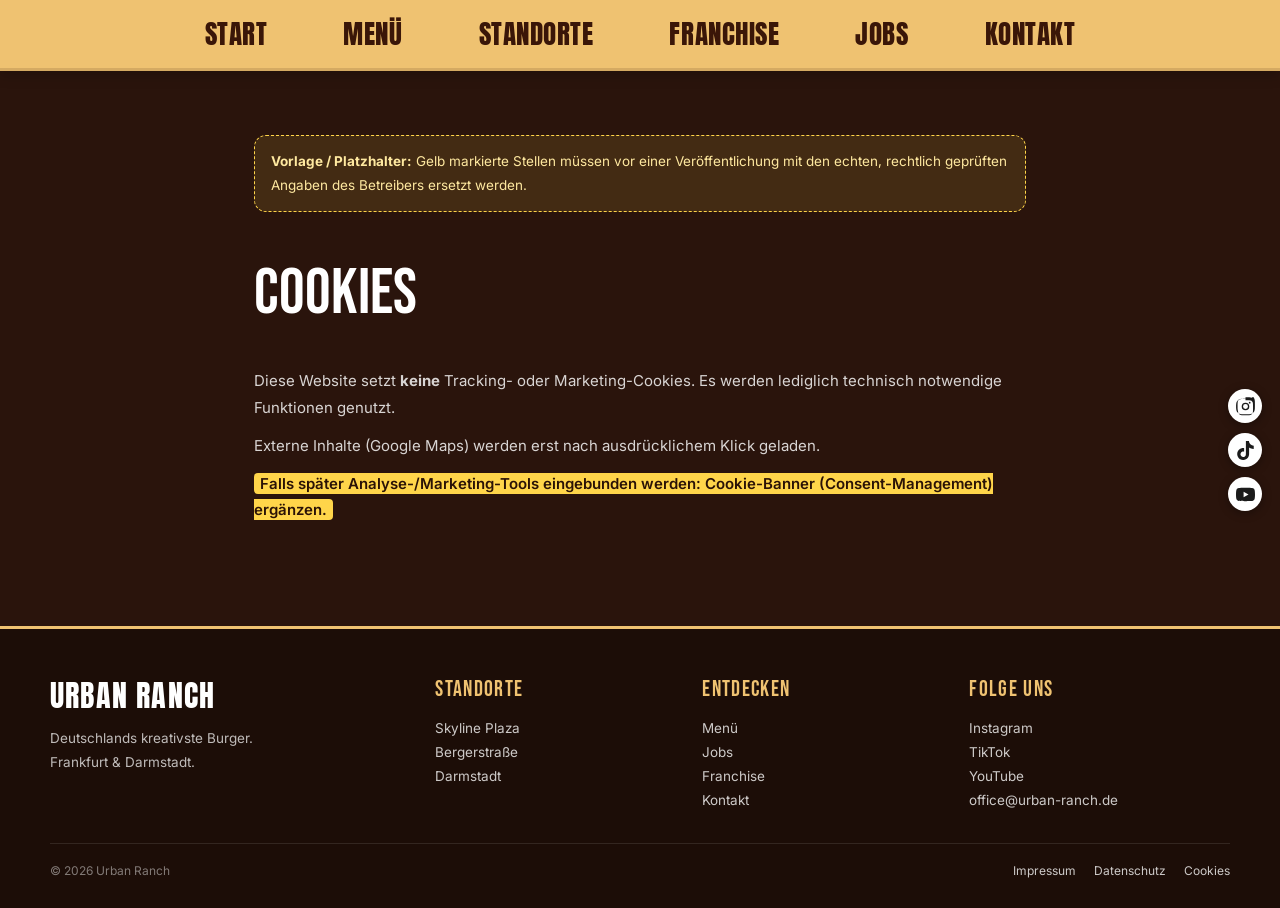
<file: ur/cookies.html>
<!doctype html><html lang="de"><head><meta charset="utf-8"><meta name="viewport" content="width=device-width,initial-scale=1">
<title>Cookies – Urban Ranch</title><meta name="description" content="Cookies von Urban Ranch"><meta name="robots" content="noindex">
<link rel="icon" href="data:image/svg+xml,%3Csvg xmlns=%27http://www.w3.org/2000/svg%27 viewBox=%270 0 100 100%27%3E%3Ctext y=%27.9em%27 font-size=%2790%27%3E%F0%9F%8D%94%3C/text%3E%3C/svg%3E">
<link rel="preconnect" href="https://fonts.googleapis.com"><link rel="preconnect" href="https://fonts.gstatic.com" crossorigin>
<link href="https://fonts.googleapis.com/css2?family=Anton&family=Bebas+Neue&family=Inter:wght@300;400;500;600;700;800&family=Josefin+Sans:wght@600;700&family=JetBrains+Mono:wght@500;700&display=swap" rel="stylesheet">
<link rel="stylesheet" href="assets/css/site.css">

<script>document.addEventListener("click",function(e){var a=e.target.closest&&e.target.closest("a");if(a&&/^https?:/.test(a.getAttribute("href")||"")){a.target="_blank";a.rel="noopener"}},true)</script></head><body>
<a class="skip" href="#main">Zum Inhalt springen</a><header class="ur-header"><div class="ur-header-in"><a class="ur-logo" href="index.html">URBAN RANCH</a><button class="ur-burger" aria-label="Menü" aria-expanded="false" aria-controls="ur-nav"><span></span></button><nav aria-label="Hauptnavigation"><ul class="ur-nav" id="ur-nav"><li><a href="index.html">START</a></li><li><a href="menue.html">MENÜ</a></li><li><a href="standorte.html">STANDORTE</a></li><li><a href="https://perspectivefunnel.co/682f378b3858fb003b5b5c4b/6a1226c48f9c3157c46f16ba/" target="_blank" rel="noopener">FRANCHISE</a></li><li><a href="jobs.html">JOBS</a></li><li><a href="index.html#kontakt">KONTAKT</a></li></ul></nav></div></header><div class="ur-social"><a href="https://www.instagram.com/urbanranchofficial/" target="_blank" rel="noopener" aria-label="Instagram"><svg viewBox="0 0 24 24" aria-hidden="true"><path d="M12 7.2A4.8 4.8 0 1 0 12 16.8 4.8 4.8 0 0 0 12 7.2zm0 7.9a3.1 3.1 0 1 1 0-6.2 3.1 3.1 0 0 1 0 6.2zM17.3 6.1a1.1 1.1 0 1 0 0 2.2 1.1 1.1 0 0 0 0-2.2zM12 2.2c-3.2 0-3.6 0-4.8.1-1.3.1-2.1.3-2.9.6a5.8 5.8 0 0 0-2.1 1.4A5.8 5.8 0 0 0 .8 6.4c-.3.8-.5 1.6-.6 2.9C.1 10.4.1 10.8.1 12s0 1.6.1 2.7c.1 1.3.3 2.1.6 2.9.3.8.7 1.5 1.4 2.1.6.7 1.3 1.1 2.1 1.4.8.3 1.6.5 2.9.6 1.1.1 1.5.1 4.8.1s3.6 0 4.8-.1c1.3-.1 2.1-.3 2.9-.6a5.8 5.8 0 0 0 2.1-1.4c.7-.6 1.1-1.3 1.4-2.1.3-.8.5-1.6.6-2.9.1-1.1.1-1.5.1-4.8s0-3.6-.1-4.8c-.1-1.3-.3-2.1-.6-2.9a5.8 5.8 0 0 0-1.4-2.1A5.8 5.8 0 0 0 19.7.9c-.8-.3-1.6-.5-2.9-.6C15.6.2 15.2.2 12 .2zm0 1.8c3.1 0 3.5 0 4.7.1 1.1.1 1.7.2 2.1.4.5.2.9.4 1.3.9.4.4.7.8.9 1.3.2.4.3 1 .4 2.1.1 1.2.1 1.6.1 4.7s0 3.5-.1 4.7c-.1 1.1-.2 1.7-.4 2.1-.2.5-.4.9-.9 1.3-.4.4-.8.7-1.3.9-.4.2-1 .3-2.1.4-1.2.1-1.6.1-4.7.1s-3.5 0-4.7-.1c-1.1-.1-1.7-.2-2.1-.4-.5-.2-.9-.4-1.3-.9-.4-.4-.7-.8-.9-1.3-.2-.4-.3-1-.4-2.1C2 15.5 2 15.1 2 12s0-3.5.1-4.7c.1-1.1.2-1.7.4-2.1.2-.5.4-.9.9-1.3.4-.4.8-.7 1.3-.9.4-.2 1-.3 2.1-.4C8.5 2 8.9 2 12 2z"/></svg></a><a href="https://www.tiktok.com/@urban.ranch7" target="_blank" rel="noopener" aria-label="TikTok"><svg viewBox="0 0 24 24" aria-hidden="true"><path d="M12.5.02c1.31-.02 2.61-.01 3.91-.02.08 1.53.63 3.09 1.75 4.17 1.12 1.11 2.7 1.62 4.24 1.79v4.03c-1.44-.05-2.89-.35-4.2-.97-.57-.26-1.1-.59-1.62-.93-.01 2.92.01 5.84-.02 8.75-.08 1.4-.54 2.79-1.35 3.94-1.31 1.92-3.58 3.17-5.91 3.21-1.43.08-2.86-.31-4.08-1.03-2.02-1.19-3.44-3.37-3.65-5.71-.02-.5-.03-1-.01-1.49.18-1.9 1.12-3.72 2.58-4.96 1.66-1.44 3.98-2.13 6.15-1.72.02 1.48-.04 2.96-.04 4.44-.99-.32-2.15-.23-3.02.37-.63.41-1.11 1.04-1.36 1.75-.21.51-.15 1.07-.14 1.61.24 1.64 1.82 3.02 3.5 2.87 1.12-.01 2.19-.66 2.77-1.61.19-.33.4-.67.41-1.06.1-1.79.06-3.57.07-5.36.01-4.03-.01-8.05.02-12.07z"/></svg></a><a href="https://www.youtube.com/@dr.smashh" target="_blank" rel="noopener" aria-label="YouTube"><svg viewBox="0 0 24 24" aria-hidden="true"><path d="M23.5 6.2a3 3 0 0 0-2.1-2.1C19.5 3.6 12 3.6 12 3.6s-7.5 0-9.4.5A3 3 0 0 0 .5 6.2C0 8.1 0 12 0 12s0 3.9.5 5.8a3 3 0 0 0 2.1 2.1c1.9.5 9.4.5 9.4.5s7.5 0 9.4-.5a3 3 0 0 0 2.1-2.1c.5-1.9.5-5.8.5-5.8s0-3.9-.5-5.8zM9.6 15.6V8.4l6.2 3.6-6.2 3.6z"/></svg></a></div>
<main id="main"><article class="ur-legal"><div class="ur-notice"><b>Vorlage / Platzhalter:</b> Gelb markierte Stellen müssen vor einer Veröffentlichung mit den echten, rechtlich geprüften Angaben des Betreibers ersetzt werden.</div><h1>Cookies</h1>
<p>Diese Website setzt <b>keine</b> Tracking- oder Marketing-Cookies. Es werden lediglich technisch notwendige Funktionen genutzt.</p>
<p>Externe Inhalte (Google Maps) werden erst nach ausdrücklichem Klick geladen.</p>
<p><span class="ur-todo">Falls später Analyse-/Marketing-Tools eingebunden werden: Cookie-Banner (Consent-Management) ergänzen.</span></p></article></main>
<footer class="ur-footer"><div class="ur-footer-in">
<div><div class="brand">URBAN RANCH</div><p>Deutschlands kreativste Burger.<br>Frankfurt &amp; Darmstadt.</p></div>
<div><h4>Standorte</h4><ul><li><a href="frankfurt-skylineplaza.html">Skyline Plaza</a></li><li><a href="frankfurt-berger-str.html">Bergerstraße</a></li><li><a href="darmstadt.html">Darmstadt</a></li></ul></div>
<div><h4>Entdecken</h4><ul><li><a href="menue.html">Menü</a></li><li><a href="jobs.html">Jobs</a></li><li><a href="https://perspectivefunnel.co/682f378b3858fb003b5b5c4b/6a1226c48f9c3157c46f16ba/" target="_blank" rel="noopener">Franchise</a></li><li><a href="index.html#kontakt">Kontakt</a></li></ul></div>
<div><h4>Folge uns</h4><ul><li><a href="https://www.instagram.com/urbanranchofficial/" target="_blank" rel="noopener">Instagram</a></li><li><a href="https://www.tiktok.com/@urban.ranch7" target="_blank" rel="noopener">TikTok</a></li><li><a href="https://www.youtube.com/@dr.smashh" target="_blank" rel="noopener">YouTube</a></li><li><a href="mailto:office@urban-ranch.de">office@urban-ranch.de</a></li></ul></div>
</div><div class="ur-footer-bottom"><span>© 2026 Urban Ranch</span><nav><a href="impressum.html">Impressum</a><a href="datenschutz.html">Datenschutz</a><a href="cookies.html">Cookies</a></nav></div></footer>
<script src="assets/js/config.js"></script><script src="assets/js/site.js"></script>
</body></html>
</file>
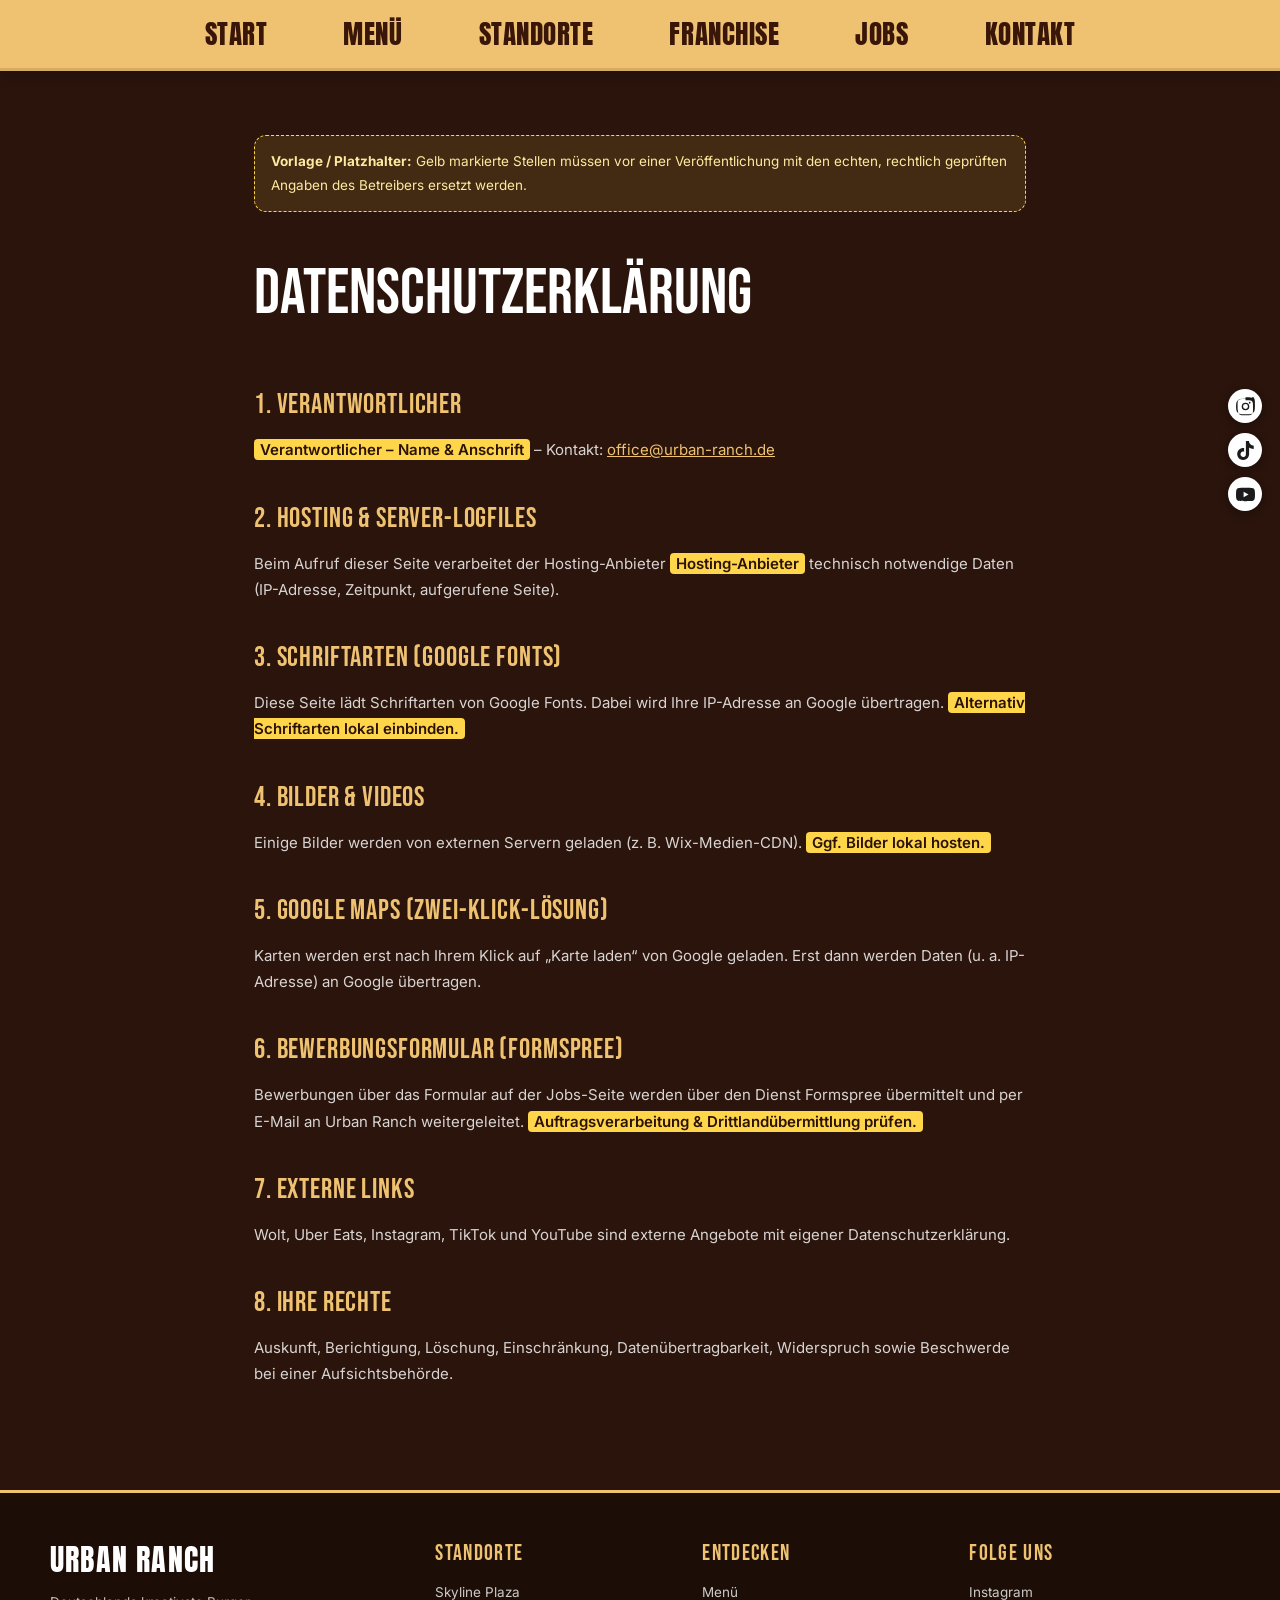
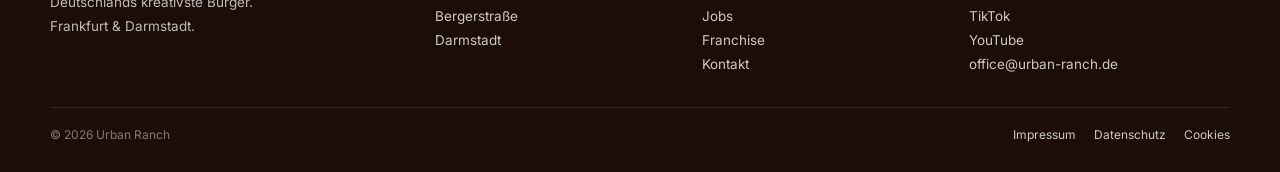
<file: ur/datenschutz.html>
<!doctype html><html lang="de"><head><meta charset="utf-8"><meta name="viewport" content="width=device-width,initial-scale=1">
<title>Datenschutzerklärung – Urban Ranch</title><meta name="description" content="Datenschutzerklärung von Urban Ranch"><meta name="robots" content="noindex">
<link rel="icon" href="data:image/svg+xml,%3Csvg xmlns=%27http://www.w3.org/2000/svg%27 viewBox=%270 0 100 100%27%3E%3Ctext y=%27.9em%27 font-size=%2790%27%3E%F0%9F%8D%94%3C/text%3E%3C/svg%3E">
<link rel="preconnect" href="https://fonts.googleapis.com"><link rel="preconnect" href="https://fonts.gstatic.com" crossorigin>
<link href="https://fonts.googleapis.com/css2?family=Anton&family=Bebas+Neue&family=Inter:wght@300;400;500;600;700;800&family=Josefin+Sans:wght@600;700&family=JetBrains+Mono:wght@500;700&display=swap" rel="stylesheet">
<link rel="stylesheet" href="assets/css/site.css">

<script>document.addEventListener("click",function(e){var a=e.target.closest&&e.target.closest("a");if(a&&/^https?:/.test(a.getAttribute("href")||"")){a.target="_blank";a.rel="noopener"}},true)</script></head><body>
<a class="skip" href="#main">Zum Inhalt springen</a><header class="ur-header"><div class="ur-header-in"><a class="ur-logo" href="index.html">URBAN RANCH</a><button class="ur-burger" aria-label="Menü" aria-expanded="false" aria-controls="ur-nav"><span></span></button><nav aria-label="Hauptnavigation"><ul class="ur-nav" id="ur-nav"><li><a href="index.html">START</a></li><li><a href="menue.html">MENÜ</a></li><li><a href="standorte.html">STANDORTE</a></li><li><a href="https://perspectivefunnel.co/682f378b3858fb003b5b5c4b/6a1226c48f9c3157c46f16ba/" target="_blank" rel="noopener">FRANCHISE</a></li><li><a href="jobs.html">JOBS</a></li><li><a href="index.html#kontakt">KONTAKT</a></li></ul></nav></div></header><div class="ur-social"><a href="https://www.instagram.com/urbanranchofficial/" target="_blank" rel="noopener" aria-label="Instagram"><svg viewBox="0 0 24 24" aria-hidden="true"><path d="M12 7.2A4.8 4.8 0 1 0 12 16.8 4.8 4.8 0 0 0 12 7.2zm0 7.9a3.1 3.1 0 1 1 0-6.2 3.1 3.1 0 0 1 0 6.2zM17.3 6.1a1.1 1.1 0 1 0 0 2.2 1.1 1.1 0 0 0 0-2.2zM12 2.2c-3.2 0-3.6 0-4.8.1-1.3.1-2.1.3-2.9.6a5.8 5.8 0 0 0-2.1 1.4A5.8 5.8 0 0 0 .8 6.4c-.3.8-.5 1.6-.6 2.9C.1 10.4.1 10.8.1 12s0 1.6.1 2.7c.1 1.3.3 2.1.6 2.9.3.8.7 1.5 1.4 2.1.6.7 1.3 1.1 2.1 1.4.8.3 1.6.5 2.9.6 1.1.1 1.5.1 4.8.1s3.6 0 4.8-.1c1.3-.1 2.1-.3 2.9-.6a5.8 5.8 0 0 0 2.1-1.4c.7-.6 1.1-1.3 1.4-2.1.3-.8.5-1.6.6-2.9.1-1.1.1-1.5.1-4.8s0-3.6-.1-4.8c-.1-1.3-.3-2.1-.6-2.9a5.8 5.8 0 0 0-1.4-2.1A5.8 5.8 0 0 0 19.7.9c-.8-.3-1.6-.5-2.9-.6C15.6.2 15.2.2 12 .2zm0 1.8c3.1 0 3.5 0 4.7.1 1.1.1 1.7.2 2.1.4.5.2.9.4 1.3.9.4.4.7.8.9 1.3.2.4.3 1 .4 2.1.1 1.2.1 1.6.1 4.7s0 3.5-.1 4.7c-.1 1.1-.2 1.7-.4 2.1-.2.5-.4.9-.9 1.3-.4.4-.8.7-1.3.9-.4.2-1 .3-2.1.4-1.2.1-1.6.1-4.7.1s-3.5 0-4.7-.1c-1.1-.1-1.7-.2-2.1-.4-.5-.2-.9-.4-1.3-.9-.4-.4-.7-.8-.9-1.3-.2-.4-.3-1-.4-2.1C2 15.5 2 15.1 2 12s0-3.5.1-4.7c.1-1.1.2-1.7.4-2.1.2-.5.4-.9.9-1.3.4-.4.8-.7 1.3-.9.4-.2 1-.3 2.1-.4C8.5 2 8.9 2 12 2z"/></svg></a><a href="https://www.tiktok.com/@urban.ranch7" target="_blank" rel="noopener" aria-label="TikTok"><svg viewBox="0 0 24 24" aria-hidden="true"><path d="M12.5.02c1.31-.02 2.61-.01 3.91-.02.08 1.53.63 3.09 1.75 4.17 1.12 1.11 2.7 1.62 4.24 1.79v4.03c-1.44-.05-2.89-.35-4.2-.97-.57-.26-1.1-.59-1.62-.93-.01 2.92.01 5.84-.02 8.75-.08 1.4-.54 2.79-1.35 3.94-1.31 1.92-3.58 3.17-5.91 3.21-1.43.08-2.86-.31-4.08-1.03-2.02-1.19-3.44-3.37-3.65-5.71-.02-.5-.03-1-.01-1.49.18-1.9 1.12-3.72 2.58-4.96 1.66-1.44 3.98-2.13 6.15-1.72.02 1.48-.04 2.96-.04 4.44-.99-.32-2.15-.23-3.02.37-.63.41-1.11 1.04-1.36 1.75-.21.51-.15 1.07-.14 1.61.24 1.64 1.82 3.02 3.5 2.87 1.12-.01 2.19-.66 2.77-1.61.19-.33.4-.67.41-1.06.1-1.79.06-3.57.07-5.36.01-4.03-.01-8.05.02-12.07z"/></svg></a><a href="https://www.youtube.com/@dr.smashh" target="_blank" rel="noopener" aria-label="YouTube"><svg viewBox="0 0 24 24" aria-hidden="true"><path d="M23.5 6.2a3 3 0 0 0-2.1-2.1C19.5 3.6 12 3.6 12 3.6s-7.5 0-9.4.5A3 3 0 0 0 .5 6.2C0 8.1 0 12 0 12s0 3.9.5 5.8a3 3 0 0 0 2.1 2.1c1.9.5 9.4.5 9.4.5s7.5 0 9.4-.5a3 3 0 0 0 2.1-2.1c.5-1.9.5-5.8.5-5.8s0-3.9-.5-5.8zM9.6 15.6V8.4l6.2 3.6-6.2 3.6z"/></svg></a></div>
<main id="main"><article class="ur-legal"><div class="ur-notice"><b>Vorlage / Platzhalter:</b> Gelb markierte Stellen müssen vor einer Veröffentlichung mit den echten, rechtlich geprüften Angaben des Betreibers ersetzt werden.</div><h1>Datenschutzerklärung</h1>
<h2>1. Verantwortlicher</h2><p><span class="ur-todo">Verantwortlicher – Name &amp; Anschrift</span> – Kontakt: <a href="mailto:office@urban-ranch.de">office@urban-ranch.de</a></p>
<h2>2. Hosting &amp; Server-Logfiles</h2><p>Beim Aufruf dieser Seite verarbeitet der Hosting-Anbieter <span class="ur-todo">Hosting-Anbieter</span> technisch notwendige Daten (IP-Adresse, Zeitpunkt, aufgerufene Seite).</p>
<h2>3. Schriftarten (Google Fonts)</h2><p>Diese Seite lädt Schriftarten von Google Fonts. Dabei wird Ihre IP-Adresse an Google übertragen. <span class="ur-todo">Alternativ Schriftarten lokal einbinden.</span></p>
<h2>4. Bilder &amp; Videos</h2><p>Einige Bilder werden von externen Servern geladen (z. B. Wix-Medien-CDN). <span class="ur-todo">Ggf. Bilder lokal hosten.</span></p>
<h2>5. Google Maps (Zwei-Klick-Lösung)</h2><p>Karten werden erst nach Ihrem Klick auf „Karte laden“ von Google geladen. Erst dann werden Daten (u. a. IP-Adresse) an Google übertragen.</p>
<h2>6. Bewerbungsformular (Formspree)</h2><p>Bewerbungen über das Formular auf der Jobs-Seite werden über den Dienst Formspree übermittelt und per E-Mail an Urban Ranch weitergeleitet. <span class="ur-todo">Auftragsverarbeitung & Drittlandübermittlung prüfen.</span></p>
<h2>7. Externe Links</h2><p>Wolt, Uber Eats, Instagram, TikTok und YouTube sind externe Angebote mit eigener Datenschutzerklärung.</p>
<h2>8. Ihre Rechte</h2><p>Auskunft, Berichtigung, Löschung, Einschränkung, Datenübertragbarkeit, Widerspruch sowie Beschwerde bei einer Aufsichtsbehörde.</p></article></main>
<footer class="ur-footer"><div class="ur-footer-in">
<div><div class="brand">URBAN RANCH</div><p>Deutschlands kreativste Burger.<br>Frankfurt &amp; Darmstadt.</p></div>
<div><h4>Standorte</h4><ul><li><a href="frankfurt-skylineplaza.html">Skyline Plaza</a></li><li><a href="frankfurt-berger-str.html">Bergerstraße</a></li><li><a href="darmstadt.html">Darmstadt</a></li></ul></div>
<div><h4>Entdecken</h4><ul><li><a href="menue.html">Menü</a></li><li><a href="jobs.html">Jobs</a></li><li><a href="https://perspectivefunnel.co/682f378b3858fb003b5b5c4b/6a1226c48f9c3157c46f16ba/" target="_blank" rel="noopener">Franchise</a></li><li><a href="index.html#kontakt">Kontakt</a></li></ul></div>
<div><h4>Folge uns</h4><ul><li><a href="https://www.instagram.com/urbanranchofficial/" target="_blank" rel="noopener">Instagram</a></li><li><a href="https://www.tiktok.com/@urban.ranch7" target="_blank" rel="noopener">TikTok</a></li><li><a href="https://www.youtube.com/@dr.smashh" target="_blank" rel="noopener">YouTube</a></li><li><a href="mailto:office@urban-ranch.de">office@urban-ranch.de</a></li></ul></div>
</div><div class="ur-footer-bottom"><span>© 2026 Urban Ranch</span><nav><a href="impressum.html">Impressum</a><a href="datenschutz.html">Datenschutz</a><a href="cookies.html">Cookies</a></nav></div></footer>
<script src="assets/js/config.js"></script><script src="assets/js/site.js"></script>
</body></html>
</file>
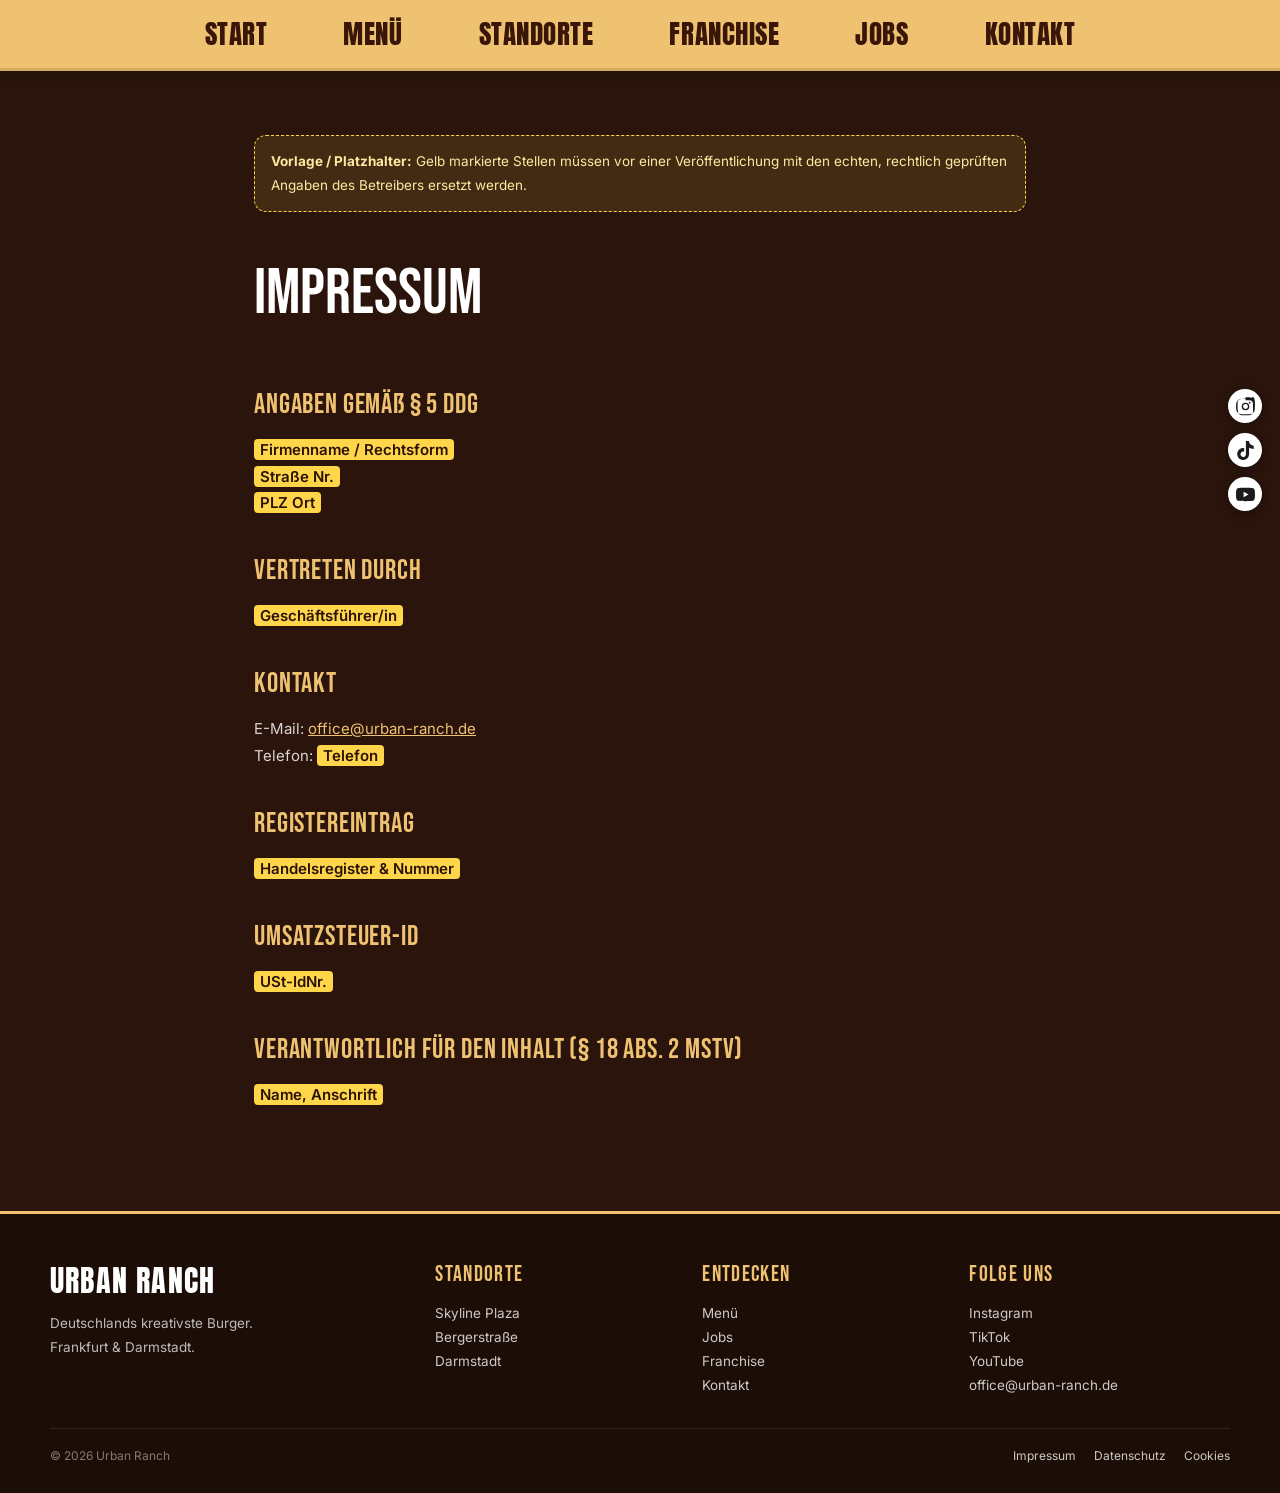
<file: ur/impressum.html>
<!doctype html><html lang="de"><head><meta charset="utf-8"><meta name="viewport" content="width=device-width,initial-scale=1">
<title>Impressum – Urban Ranch</title><meta name="description" content="Impressum von Urban Ranch"><meta name="robots" content="noindex">
<link rel="icon" href="data:image/svg+xml,%3Csvg xmlns=%27http://www.w3.org/2000/svg%27 viewBox=%270 0 100 100%27%3E%3Ctext y=%27.9em%27 font-size=%2790%27%3E%F0%9F%8D%94%3C/text%3E%3C/svg%3E">
<link rel="preconnect" href="https://fonts.googleapis.com"><link rel="preconnect" href="https://fonts.gstatic.com" crossorigin>
<link href="https://fonts.googleapis.com/css2?family=Anton&family=Bebas+Neue&family=Inter:wght@300;400;500;600;700;800&family=Josefin+Sans:wght@600;700&family=JetBrains+Mono:wght@500;700&display=swap" rel="stylesheet">
<link rel="stylesheet" href="assets/css/site.css">

<script>document.addEventListener("click",function(e){var a=e.target.closest&&e.target.closest("a");if(a&&/^https?:/.test(a.getAttribute("href")||"")){a.target="_blank";a.rel="noopener"}},true)</script></head><body>
<a class="skip" href="#main">Zum Inhalt springen</a><header class="ur-header"><div class="ur-header-in"><a class="ur-logo" href="index.html">URBAN RANCH</a><button class="ur-burger" aria-label="Menü" aria-expanded="false" aria-controls="ur-nav"><span></span></button><nav aria-label="Hauptnavigation"><ul class="ur-nav" id="ur-nav"><li><a href="index.html">START</a></li><li><a href="menue.html">MENÜ</a></li><li><a href="standorte.html">STANDORTE</a></li><li><a href="https://perspectivefunnel.co/682f378b3858fb003b5b5c4b/6a1226c48f9c3157c46f16ba/" target="_blank" rel="noopener">FRANCHISE</a></li><li><a href="jobs.html">JOBS</a></li><li><a href="index.html#kontakt">KONTAKT</a></li></ul></nav></div></header><div class="ur-social"><a href="https://www.instagram.com/urbanranchofficial/" target="_blank" rel="noopener" aria-label="Instagram"><svg viewBox="0 0 24 24" aria-hidden="true"><path d="M12 7.2A4.8 4.8 0 1 0 12 16.8 4.8 4.8 0 0 0 12 7.2zm0 7.9a3.1 3.1 0 1 1 0-6.2 3.1 3.1 0 0 1 0 6.2zM17.3 6.1a1.1 1.1 0 1 0 0 2.2 1.1 1.1 0 0 0 0-2.2zM12 2.2c-3.2 0-3.6 0-4.8.1-1.3.1-2.1.3-2.9.6a5.8 5.8 0 0 0-2.1 1.4A5.8 5.8 0 0 0 .8 6.4c-.3.8-.5 1.6-.6 2.9C.1 10.4.1 10.8.1 12s0 1.6.1 2.7c.1 1.3.3 2.1.6 2.9.3.8.7 1.5 1.4 2.1.6.7 1.3 1.1 2.1 1.4.8.3 1.6.5 2.9.6 1.1.1 1.5.1 4.8.1s3.6 0 4.8-.1c1.3-.1 2.1-.3 2.9-.6a5.8 5.8 0 0 0 2.1-1.4c.7-.6 1.1-1.3 1.4-2.1.3-.8.5-1.6.6-2.9.1-1.1.1-1.5.1-4.8s0-3.6-.1-4.8c-.1-1.3-.3-2.1-.6-2.9a5.8 5.8 0 0 0-1.4-2.1A5.8 5.8 0 0 0 19.7.9c-.8-.3-1.6-.5-2.9-.6C15.6.2 15.2.2 12 .2zm0 1.8c3.1 0 3.5 0 4.7.1 1.1.1 1.7.2 2.1.4.5.2.9.4 1.3.9.4.4.7.8.9 1.3.2.4.3 1 .4 2.1.1 1.2.1 1.6.1 4.7s0 3.5-.1 4.7c-.1 1.1-.2 1.7-.4 2.1-.2.5-.4.9-.9 1.3-.4.4-.8.7-1.3.9-.4.2-1 .3-2.1.4-1.2.1-1.6.1-4.7.1s-3.5 0-4.7-.1c-1.1-.1-1.7-.2-2.1-.4-.5-.2-.9-.4-1.3-.9-.4-.4-.7-.8-.9-1.3-.2-.4-.3-1-.4-2.1C2 15.5 2 15.1 2 12s0-3.5.1-4.7c.1-1.1.2-1.7.4-2.1.2-.5.4-.9.9-1.3.4-.4.8-.7 1.3-.9.4-.2 1-.3 2.1-.4C8.5 2 8.9 2 12 2z"/></svg></a><a href="https://www.tiktok.com/@urban.ranch7" target="_blank" rel="noopener" aria-label="TikTok"><svg viewBox="0 0 24 24" aria-hidden="true"><path d="M12.5.02c1.31-.02 2.61-.01 3.91-.02.08 1.53.63 3.09 1.75 4.17 1.12 1.11 2.7 1.62 4.24 1.79v4.03c-1.44-.05-2.89-.35-4.2-.97-.57-.26-1.1-.59-1.62-.93-.01 2.92.01 5.84-.02 8.75-.08 1.4-.54 2.79-1.35 3.94-1.31 1.92-3.58 3.17-5.91 3.21-1.43.08-2.86-.31-4.08-1.03-2.02-1.19-3.44-3.37-3.65-5.71-.02-.5-.03-1-.01-1.49.18-1.9 1.12-3.72 2.58-4.96 1.66-1.44 3.98-2.13 6.15-1.72.02 1.48-.04 2.96-.04 4.44-.99-.32-2.15-.23-3.02.37-.63.41-1.11 1.04-1.36 1.75-.21.51-.15 1.07-.14 1.61.24 1.64 1.82 3.02 3.5 2.87 1.12-.01 2.19-.66 2.77-1.61.19-.33.4-.67.41-1.06.1-1.79.06-3.57.07-5.36.01-4.03-.01-8.05.02-12.07z"/></svg></a><a href="https://www.youtube.com/@dr.smashh" target="_blank" rel="noopener" aria-label="YouTube"><svg viewBox="0 0 24 24" aria-hidden="true"><path d="M23.5 6.2a3 3 0 0 0-2.1-2.1C19.5 3.6 12 3.6 12 3.6s-7.5 0-9.4.5A3 3 0 0 0 .5 6.2C0 8.1 0 12 0 12s0 3.9.5 5.8a3 3 0 0 0 2.1 2.1c1.9.5 9.4.5 9.4.5s7.5 0 9.4-.5a3 3 0 0 0 2.1-2.1c.5-1.9.5-5.8.5-5.8s0-3.9-.5-5.8zM9.6 15.6V8.4l6.2 3.6-6.2 3.6z"/></svg></a></div>
<main id="main"><article class="ur-legal"><div class="ur-notice"><b>Vorlage / Platzhalter:</b> Gelb markierte Stellen müssen vor einer Veröffentlichung mit den echten, rechtlich geprüften Angaben des Betreibers ersetzt werden.</div><h1>Impressum</h1>
<h2>Angaben gemäß § 5 DDG</h2><p><span class="ur-todo">Firmenname / Rechtsform</span><br><span class="ur-todo">Straße Nr.</span><br><span class="ur-todo">PLZ Ort</span></p>
<h2>Vertreten durch</h2><p><span class="ur-todo">Geschäftsführer/in</span></p>
<h2>Kontakt</h2><p>E-Mail: <a href="mailto:office@urban-ranch.de">office@urban-ranch.de</a><br>Telefon: <span class="ur-todo">Telefon</span></p>
<h2>Registereintrag</h2><p><span class="ur-todo">Handelsregister & Nummer</span></p>
<h2>Umsatzsteuer-ID</h2><p><span class="ur-todo">USt-IdNr.</span></p>
<h2>Verantwortlich für den Inhalt (§ 18 Abs. 2 MStV)</h2><p><span class="ur-todo">Name, Anschrift</span></p></article></main>
<footer class="ur-footer"><div class="ur-footer-in">
<div><div class="brand">URBAN RANCH</div><p>Deutschlands kreativste Burger.<br>Frankfurt &amp; Darmstadt.</p></div>
<div><h4>Standorte</h4><ul><li><a href="frankfurt-skylineplaza.html">Skyline Plaza</a></li><li><a href="frankfurt-berger-str.html">Bergerstraße</a></li><li><a href="darmstadt.html">Darmstadt</a></li></ul></div>
<div><h4>Entdecken</h4><ul><li><a href="menue.html">Menü</a></li><li><a href="jobs.html">Jobs</a></li><li><a href="https://perspectivefunnel.co/682f378b3858fb003b5b5c4b/6a1226c48f9c3157c46f16ba/" target="_blank" rel="noopener">Franchise</a></li><li><a href="index.html#kontakt">Kontakt</a></li></ul></div>
<div><h4>Folge uns</h4><ul><li><a href="https://www.instagram.com/urbanranchofficial/" target="_blank" rel="noopener">Instagram</a></li><li><a href="https://www.tiktok.com/@urban.ranch7" target="_blank" rel="noopener">TikTok</a></li><li><a href="https://www.youtube.com/@dr.smashh" target="_blank" rel="noopener">YouTube</a></li><li><a href="mailto:office@urban-ranch.de">office@urban-ranch.de</a></li></ul></div>
</div><div class="ur-footer-bottom"><span>© 2026 Urban Ranch</span><nav><a href="impressum.html">Impressum</a><a href="datenschutz.html">Datenschutz</a><a href="cookies.html">Cookies</a></nav></div></footer>
<script src="assets/js/config.js"></script><script src="assets/js/site.js"></script>
</body></html>
</file>
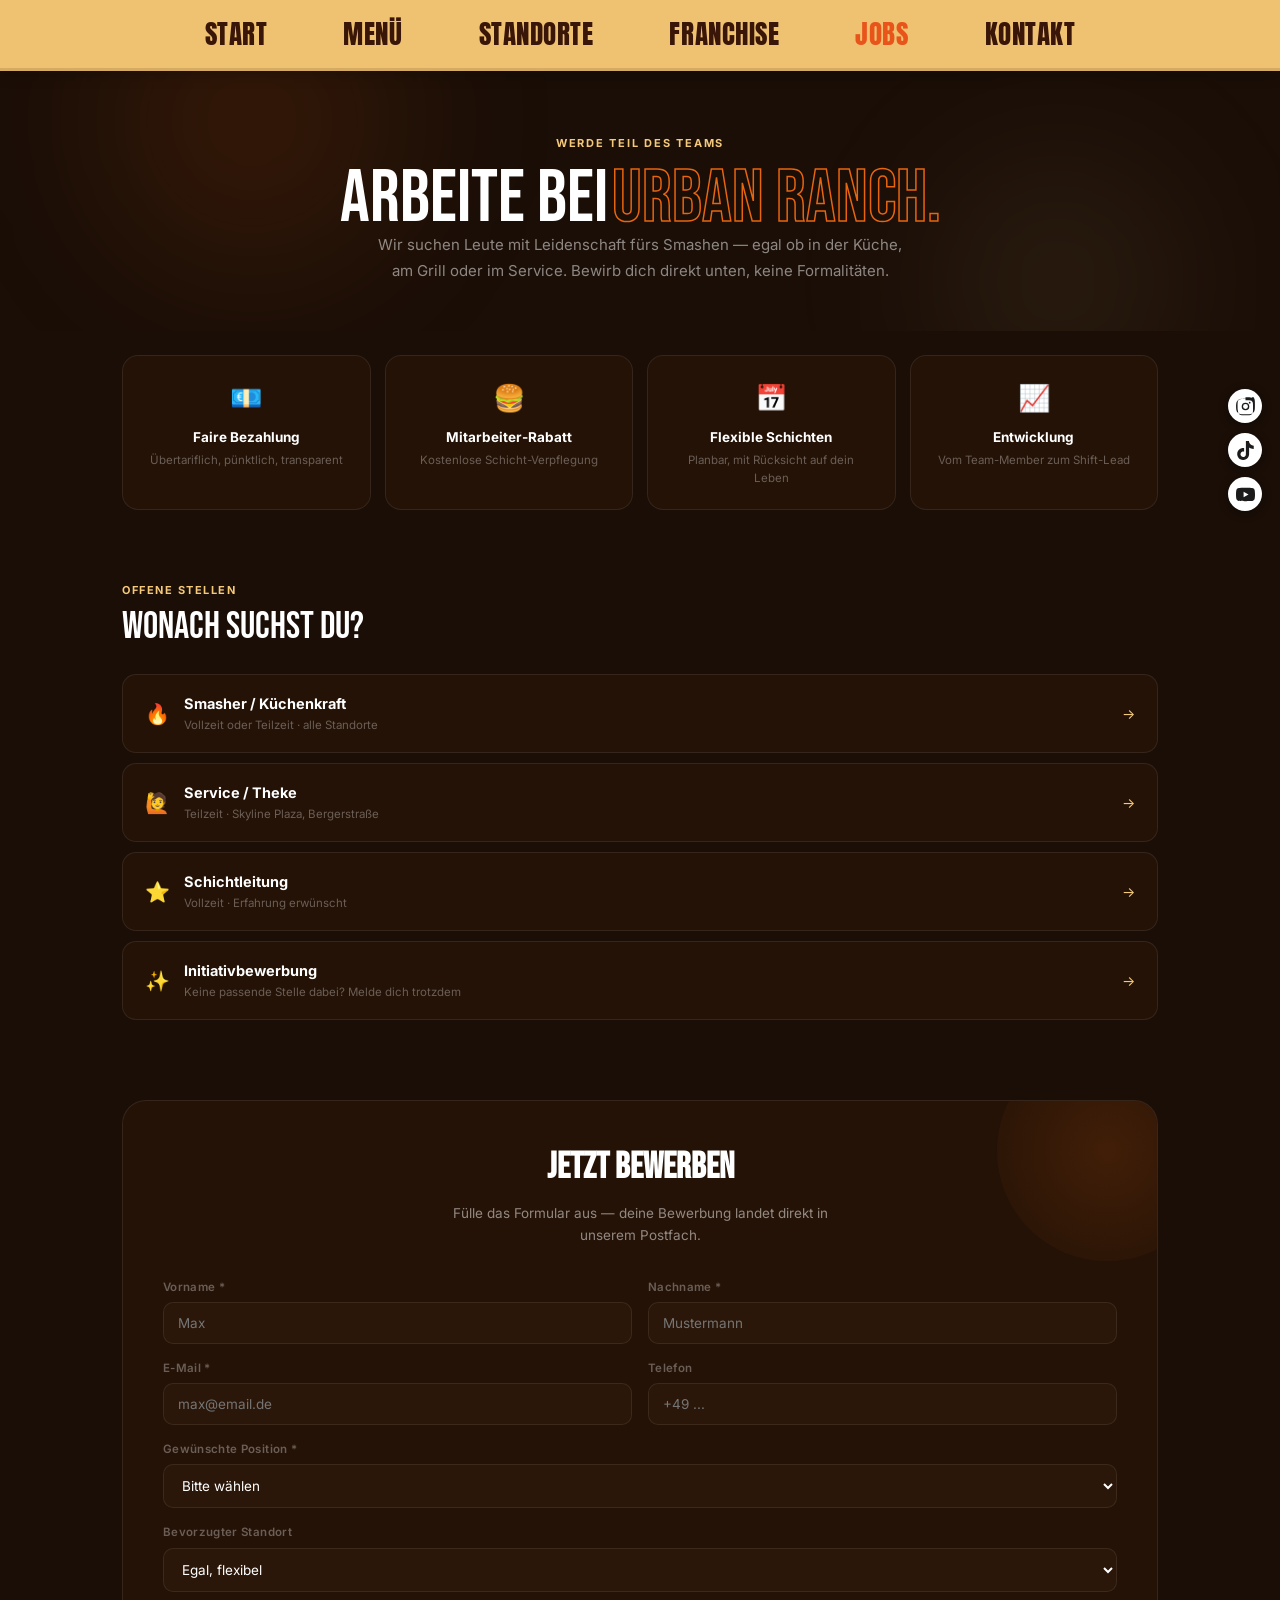
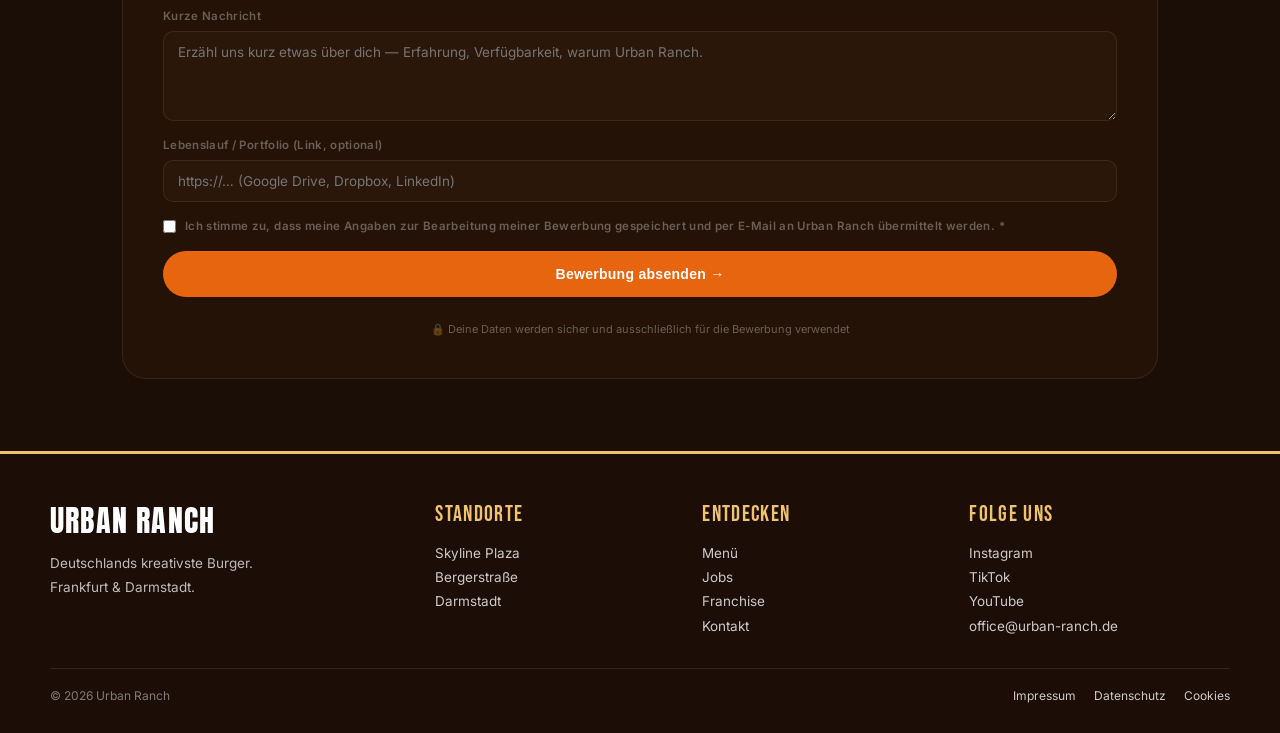
<file: ur/jobs.html>
<!doctype html><html lang="de"><head><meta charset="utf-8"><meta name="viewport" content="width=device-width,initial-scale=1">
<title>Jobs &amp; Karriere – Urban Ranch</title><meta name="description" content="Werde Teil des Urban-Ranch-Teams: Smasher, Service und Schichtleitung in Frankfurt und Darmstadt."><meta name="robots" content="noindex">
<link rel="icon" href="data:image/svg+xml,%3Csvg xmlns=%27http://www.w3.org/2000/svg%27 viewBox=%270 0 100 100%27%3E%3Ctext y=%27.9em%27 font-size=%2790%27%3E%F0%9F%8D%94%3C/text%3E%3C/svg%3E">
<link rel="preconnect" href="https://fonts.googleapis.com"><link rel="preconnect" href="https://fonts.gstatic.com" crossorigin>
<link href="https://fonts.googleapis.com/css2?family=Anton&family=Bebas+Neue&family=Inter:wght@300;400;500;600;700;800&family=Josefin+Sans:wght@600;700&family=JetBrains+Mono:wght@500;700&display=swap" rel="stylesheet">
<link rel="stylesheet" href="assets/css/site.css">

<style>
.jb-root{
  --bg:#1A0E07;--card:#241206;--card2:#2B1709;--line:rgba(255,255,255,.08);
  --orange:#E8650F;--orange-light:#FF7A1F;--gold:#F5C97A;
  --muted:rgba(255,255,255,.5);--muted2:rgba(255,255,255,.32);
}
.jb-root{background:var(--bg);color:#fff;font-family:'Inter',sans-serif;-webkit-font-smoothing:antialiased;overflow-x:hidden}
.jb-root a{color:inherit}
.jb-wrap{max-width:1100px;margin:0 auto;padding:0 32px}
@media(max-width:640px){.jb-wrap{padding:0 18px}}
.jb-hero{padding:64px 0 48px;text-align:center;position:relative;overflow:hidden}
.jb-hero-blob{position:absolute;border-radius:50%;filter:blur(80px);pointer-events:none;animation:jb-blob-float 8s ease-in-out infinite}
.jb-hb1{width:300px;height:300px;top:-100px;left:8%;background:rgba(232,101,15,.12)}
.jb-hb2{width:240px;height:240px;bottom:-70px;right:8%;background:rgba(245,201,122,.08);animation-delay:3s}
@keyframes jb-blob-float{0%,100%{transform:translateY(0) scale(1)}50%{transform:translateY(-16px) scale(1.07)}}
.jb-ey{font-size:11px;font-weight:700;letter-spacing:.16em;text-transform:uppercase;color:var(--gold);display:block;margin-bottom:14px;position:relative}
.jb-t1{font-family:'Bebas Neue';font-size:clamp(40px,7vw,74px);color:#fff;line-height:.9;position:relative}
.jb-t2{font-family:'Bebas Neue';font-size:clamp(40px,7vw,74px);-webkit-text-stroke:1.5px var(--orange);-webkit-text-fill-color:transparent;color:transparent;line-height:.9;margin-bottom:16px;position:relative}
.jb-sub{font-size:15px;color:var(--muted);max-width:540px;margin:0 auto;line-height:1.7;position:relative}
.jb-perks{padding:24px 0 64px}
.jb-perks-grid{display:grid;grid-template-columns:repeat(4,1fr);gap:14px}
@media(max-width:760px){.jb-perks-grid{grid-template-columns:1fr 1fr}}
.jb-perk{background:var(--card);border:1px solid var(--line);border-radius:16px;padding:22px;text-align:center;opacity:0;transform:translateY(14px);animation:jb-p-in .5s ease forwards;transition:transform .25s,border-color .25s}
.jb-perk:hover{transform:translateY(-4px);border-color:rgba(232,101,15,.35)}
.jb-perk:nth-child(1){animation-delay:.05s}
.jb-perk:nth-child(2){animation-delay:.15s}
.jb-perk:nth-child(3){animation-delay:.25s}
.jb-perk:nth-child(4){animation-delay:.35s}
@keyframes jb-p-in{to{opacity:1;transform:translateY(0)}}
.jb-perk-icon{font-size:26px;margin-bottom:10px;display:block}
.jb-perk-title{font-size:13.5px;font-weight:700;color:#fff;margin-bottom:5px}
.jb-perk-text{font-size:11.5px;color:var(--muted2);line-height:1.5}
.jb-positions{padding:8px 0 64px}
.jb-section-head{margin-bottom:28px}
.jb-sec-eyebrow{font-size:11px;font-weight:700;letter-spacing:.14em;text-transform:uppercase;color:var(--gold);margin-bottom:10px}
.jb-sec-title{font-family:'Bebas Neue';font-size:clamp(26px,4vw,38px);line-height:1}
.jb-pos-list{display:flex;flex-direction:column;gap:10px}
.jb-pos-item{
  background:var(--card);border:1px solid var(--line);border-radius:14px;
  padding:18px 22px;display:flex;align-items:center;justify-content:space-between;gap:16px;
  cursor:pointer;transition:all .22s;
}
.jb-pos-item:hover{border-color:rgba(232,101,15,.4);background:var(--card2)}
.jb-pos-left{display:flex;align-items:center;gap:14px}
.jb-pos-icon{font-size:20px}
.jb-pos-name{font-size:14.5px;font-weight:700;color:#fff}
.jb-pos-meta{font-size:11.5px;color:var(--muted2);margin-top:2px}
.jb-pos-arrow{font-size:14px;color:var(--gold);transition:transform .22s}
.jb-pos-item:hover .jb-pos-arrow{transform:translateX(4px)}
.jb-form-section{padding:16px 0 72px}
.jb-form-box{
  background:var(--card);border:1px solid var(--line);border-radius:24px;
  padding:40px;position:relative;overflow:hidden;
}
@media(max-width:640px){.jb-form-box{padding:26px 20px}}
.jb-form-glow{position:absolute;top:-60px;right:-60px;width:220px;height:220px;border-radius:50%;background:radial-gradient(circle,rgba(232,101,15,.15),transparent);pointer-events:none}
.jb-form-head{text-align:center;margin-bottom:32px;position:relative}
.jb-form-head h3{font-family:'Bebas Neue';font-size:clamp(26px,4vw,36px);margin-bottom:8px}
.jb-form-head p{font-size:13.5px;color:var(--muted);max-width:420px;margin:0 auto;line-height:1.6}
.jb-form-grid{display:grid;grid-template-columns:1fr 1fr;gap:16px;position:relative}
@media(max-width:640px){.jb-form-grid{grid-template-columns:1fr}}
.jb-field{display:flex;flex-direction:column;gap:6px}
.jb-field.jb-full{grid-column:1/-1}
.jb-field label{font-size:11.5px;font-weight:600;color:var(--muted2);letter-spacing:.03em}
.jb-field input,.jb-field select,.jb-field textarea{
  background:var(--card2);border:1px solid var(--line);border-radius:10px;
  padding:12px 14px;color:#fff;font-size:13.5px;font-family:'Inter';
  outline:none;transition:border-color .2s;
}
.jb-field input:focus,.jb-field select:focus,.jb-field textarea:focus{border-color:var(--orange)}
.jb-field textarea{resize:vertical;min-height:90px}
.jb-field select{cursor:pointer}
.jb-upload-box{
  border:2px dashed var(--line);border-radius:12px;padding:22px;text-align:center;
  cursor:pointer;transition:all .2s;
}
.jb-upload-box:hover{border-color:var(--orange);background:rgba(232,101,15,.04)}
.jb-upload-icon{font-size:22px;margin-bottom:6px;display:block}
.jb-upload-text{font-size:12px;color:var(--muted2)}
.jb-upload-text b{color:var(--gold)}
.jb-consent{display:flex;align-items:flex-start;gap:9px;font-size:11.5px;color:var(--muted2);line-height:1.5}
.jb-consent input{margin-top:2px}
.jb-submit-btn{
  display:block;width:100%;padding:15px;border-radius:100px;
  background:var(--orange);color:#fff;border:none;font-size:14px;font-weight:700;
  cursor:pointer;transition:all .22s;letter-spacing:.02em;
}
.jb-submit-btn:hover{background:var(--orange-light);transform:translateY(-2px);box-shadow:0 8px 22px rgba(232,101,15,.4)}
.jb-form-note{
  margin-top:18px;display:flex;align-items:center;gap:8px;justify-content:center;
  font-size:11px;color:var(--muted2);
}
</style>
<script>document.addEventListener("click",function(e){var a=e.target.closest&&e.target.closest("a");if(a&&/^https?:/.test(a.getAttribute("href")||"")){a.target="_blank";a.rel="noopener"}},true)</script></head><body>
<a class="skip" href="#main">Zum Inhalt springen</a><header class="ur-header"><div class="ur-header-in"><a class="ur-logo" href="index.html">URBAN RANCH</a><button class="ur-burger" aria-label="Menü" aria-expanded="false" aria-controls="ur-nav"><span></span></button><nav aria-label="Hauptnavigation"><ul class="ur-nav" id="ur-nav"><li><a href="index.html">START</a></li><li><a href="menue.html">MENÜ</a></li><li><a href="standorte.html">STANDORTE</a></li><li><a href="https://perspectivefunnel.co/682f378b3858fb003b5b5c4b/6a1226c48f9c3157c46f16ba/" target="_blank" rel="noopener">FRANCHISE</a></li><li><a href="jobs.html" aria-current="page">JOBS</a></li><li><a href="index.html#kontakt">KONTAKT</a></li></ul></nav></div></header><div class="ur-social"><a href="https://www.instagram.com/urbanranchofficial/" target="_blank" rel="noopener" aria-label="Instagram"><svg viewBox="0 0 24 24" aria-hidden="true"><path d="M12 7.2A4.8 4.8 0 1 0 12 16.8 4.8 4.8 0 0 0 12 7.2zm0 7.9a3.1 3.1 0 1 1 0-6.2 3.1 3.1 0 0 1 0 6.2zM17.3 6.1a1.1 1.1 0 1 0 0 2.2 1.1 1.1 0 0 0 0-2.2zM12 2.2c-3.2 0-3.6 0-4.8.1-1.3.1-2.1.3-2.9.6a5.8 5.8 0 0 0-2.1 1.4A5.8 5.8 0 0 0 .8 6.4c-.3.8-.5 1.6-.6 2.9C.1 10.4.1 10.8.1 12s0 1.6.1 2.7c.1 1.3.3 2.1.6 2.9.3.8.7 1.5 1.4 2.1.6.7 1.3 1.1 2.1 1.4.8.3 1.6.5 2.9.6 1.1.1 1.5.1 4.8.1s3.6 0 4.8-.1c1.3-.1 2.1-.3 2.9-.6a5.8 5.8 0 0 0 2.1-1.4c.7-.6 1.1-1.3 1.4-2.1.3-.8.5-1.6.6-2.9.1-1.1.1-1.5.1-4.8s0-3.6-.1-4.8c-.1-1.3-.3-2.1-.6-2.9a5.8 5.8 0 0 0-1.4-2.1A5.8 5.8 0 0 0 19.7.9c-.8-.3-1.6-.5-2.9-.6C15.6.2 15.2.2 12 .2zm0 1.8c3.1 0 3.5 0 4.7.1 1.1.1 1.7.2 2.1.4.5.2.9.4 1.3.9.4.4.7.8.9 1.3.2.4.3 1 .4 2.1.1 1.2.1 1.6.1 4.7s0 3.5-.1 4.7c-.1 1.1-.2 1.7-.4 2.1-.2.5-.4.9-.9 1.3-.4.4-.8.7-1.3.9-.4.2-1 .3-2.1.4-1.2.1-1.6.1-4.7.1s-3.5 0-4.7-.1c-1.1-.1-1.7-.2-2.1-.4-.5-.2-.9-.4-1.3-.9-.4-.4-.7-.8-.9-1.3-.2-.4-.3-1-.4-2.1C2 15.5 2 15.1 2 12s0-3.5.1-4.7c.1-1.1.2-1.7.4-2.1.2-.5.4-.9.9-1.3.4-.4.8-.7 1.3-.9.4-.2 1-.3 2.1-.4C8.5 2 8.9 2 12 2z"/></svg></a><a href="https://www.tiktok.com/@urban.ranch7" target="_blank" rel="noopener" aria-label="TikTok"><svg viewBox="0 0 24 24" aria-hidden="true"><path d="M12.5.02c1.31-.02 2.61-.01 3.91-.02.08 1.53.63 3.09 1.75 4.17 1.12 1.11 2.7 1.62 4.24 1.79v4.03c-1.44-.05-2.89-.35-4.2-.97-.57-.26-1.1-.59-1.62-.93-.01 2.92.01 5.84-.02 8.75-.08 1.4-.54 2.79-1.35 3.94-1.31 1.92-3.58 3.17-5.91 3.21-1.43.08-2.86-.31-4.08-1.03-2.02-1.19-3.44-3.37-3.65-5.71-.02-.5-.03-1-.01-1.49.18-1.9 1.12-3.72 2.58-4.96 1.66-1.44 3.98-2.13 6.15-1.72.02 1.48-.04 2.96-.04 4.44-.99-.32-2.15-.23-3.02.37-.63.41-1.11 1.04-1.36 1.75-.21.51-.15 1.07-.14 1.61.24 1.64 1.82 3.02 3.5 2.87 1.12-.01 2.19-.66 2.77-1.61.19-.33.4-.67.41-1.06.1-1.79.06-3.57.07-5.36.01-4.03-.01-8.05.02-12.07z"/></svg></a><a href="https://www.youtube.com/@dr.smashh" target="_blank" rel="noopener" aria-label="YouTube"><svg viewBox="0 0 24 24" aria-hidden="true"><path d="M23.5 6.2a3 3 0 0 0-2.1-2.1C19.5 3.6 12 3.6 12 3.6s-7.5 0-9.4.5A3 3 0 0 0 .5 6.2C0 8.1 0 12 0 12s0 3.9.5 5.8a3 3 0 0 0 2.1 2.1c1.9.5 9.4.5 9.4.5s7.5 0 9.4-.5a3 3 0 0 0 2.1-2.1c.5-1.9.5-5.8.5-5.8s0-3.9-.5-5.8zM9.6 15.6V8.4l6.2 3.6-6.2 3.6z"/></svg></a></div>
<main id="main"><div class="jb-root">
<section class="jb-hero">
  <div class="jb-hero-blob jb-hb1"></div>
  <div class="jb-hero-blob jb-hb2"></div>
  <div class="jb-wrap">
    <span class="jb-ey">Werde Teil des Teams</span>
    <span class="jb-t1">ARBEITE BEI</span>
    <span class="jb-t2">URBAN RANCH.</span>
    <p class="jb-sub">Wir suchen Leute mit Leidenschaft fürs Smashen — egal ob in der Küche, am Grill oder im Service. Bewirb dich direkt unten, keine Formalitäten.</p>
  </div>
</section>

<section class="jb-perks">
  <div class="jb-wrap jb-perks-grid">
    <div class="jb-perk"><span class="jb-perk-icon">💶</span><div class="jb-perk-title">Faire Bezahlung</div><div class="jb-perk-text">Übertariflich, pünktlich, transparent</div></div>
    <div class="jb-perk"><span class="jb-perk-icon">🍔</span><div class="jb-perk-title">Mitarbeiter-Rabatt</div><div class="jb-perk-text">Kostenlose Schicht-Verpflegung</div></div>
    <div class="jb-perk"><span class="jb-perk-icon">📅</span><div class="jb-perk-title">Flexible Schichten</div><div class="jb-perk-text">Planbar, mit Rücksicht auf dein Leben</div></div>
    <div class="jb-perk"><span class="jb-perk-icon">📈</span><div class="jb-perk-title">Entwicklung</div><div class="jb-perk-text">Vom Team-Member zum Shift-Lead</div></div>
  </div>
</section>

<section class="jb-positions">
  <div class="jb-wrap">
    <div class="jb-section-head">
      <div class="jb-sec-eyebrow">Offene Stellen</div>
      <div class="jb-sec-title">Wonach suchst du?</div>
    </div>
    <div class="jb-pos-list">
      <div class="jb-pos-item" onclick="document.getElementById('bewerbung').scrollIntoView({behavior:'smooth'})">
        <div class="jb-pos-left"><span class="jb-pos-icon">🔥</span><div><div class="jb-pos-name">Smasher / Küchenkraft</div><div class="jb-pos-meta">Vollzeit oder Teilzeit · alle Standorte</div></div></div>
        <span class="jb-pos-arrow">→</span>
      </div>
      <div class="jb-pos-item" onclick="document.getElementById('bewerbung').scrollIntoView({behavior:'smooth'})">
        <div class="jb-pos-left"><span class="jb-pos-icon">🙋</span><div><div class="jb-pos-name">Service / Theke</div><div class="jb-pos-meta">Teilzeit · Skyline Plaza, Bergerstraße</div></div></div>
        <span class="jb-pos-arrow">→</span>
      </div>
      <div class="jb-pos-item" onclick="document.getElementById('bewerbung').scrollIntoView({behavior:'smooth'})">
        <div class="jb-pos-left"><span class="jb-pos-icon">⭐</span><div><div class="jb-pos-name">Schichtleitung</div><div class="jb-pos-meta">Vollzeit · Erfahrung erwünscht</div></div></div>
        <span class="jb-pos-arrow">→</span>
      </div>
      <div class="jb-pos-item" onclick="document.getElementById('bewerbung').scrollIntoView({behavior:'smooth'})">
        <div class="jb-pos-left"><span class="jb-pos-icon">✨</span><div><div class="jb-pos-name">Initiativbewerbung</div><div class="jb-pos-meta">Keine passende Stelle dabei? Melde dich trotzdem</div></div></div>
        <span class="jb-pos-arrow">→</span>
      </div>
    </div>
  </div>
</section>

<section class="jb-form-section" id="bewerbung">
  <div class="jb-wrap">
    <div class="jb-form-box">
      <div class="jb-form-glow"></div>
      <div class="jb-form-head">
        <h3>Jetzt bewerben</h3>
        <p>Fülle das Formular aus — deine Bewerbung landet direkt in unserem Postfach.</p>
      </div>

      <form class="jb-form-grid" action="https://formspree.io/f/HIER_FORMSPREE_ID" method="POST"><input type="hidden" name="_subject" value="Neue Bewerbung – Urban Ranch Website">
        <div class="jb-field">
          <label>Vorname *</label>
          <input type="text" name="vorname" placeholder="Max" required>
        </div>
        <div class="jb-field">
          <label>Nachname *</label>
          <input type="text" name="nachname" placeholder="Mustermann" required>
        </div>
        <div class="jb-field">
          <label>E-Mail *</label>
          <input type="email" name="email" placeholder="max@email.de" required>
        </div>
        <div class="jb-field">
          <label>Telefon</label>
          <input type="tel" name="telefon" placeholder="+49 ...">
        </div>
        <div class="jb-field jb-full">
          <label>Gewünschte Position *</label>
          <select name="position" required>
            <option value="">Bitte wählen</option>
            <option>Smasher / Küchenkraft</option>
            <option>Service / Theke</option>
            <option>Schichtleitung</option>
            <option>Initiativbewerbung</option>
          </select>
        </div>
        <div class="jb-field jb-full">
          <label>Bevorzugter Standort</label>
          <select name="standort">
            <option value="">Egal, flexibel</option>
            <option>Skyline Plaza Frankfurt</option>
            <option>Bergerstraße Frankfurt</option>
            <option>Darmstadt</option>
          </select>
        </div>
        <div class="jb-field jb-full">
          <label>Kurze Nachricht</label>
          <textarea name="nachricht" placeholder="Erzähl uns kurz etwas über dich — Erfahrung, Verfügbarkeit, warum Urban Ranch."></textarea>
        </div>
        <div class="jb-field jb-full">
          <label>Lebenslauf / Portfolio (Link, optional)</label>
          <input type="url" name="lebenslauf_link" placeholder="https://… (Google Drive, Dropbox, LinkedIn)">
        </div>
        <div class="jb-field jb-full">
          <label class="jb-consent">
            <input type="checkbox" name="einwilligung" value="ja" required>
            <span>Ich stimme zu, dass meine Angaben zur Bearbeitung meiner Bewerbung gespeichert und per E-Mail an Urban Ranch übermittelt werden. *</span>
          </label>
        </div>
        <div class="jb-field jb-full">
          <button type="submit" class="jb-submit-btn">Bewerbung absenden →</button>
          <div class="jb-form-note">🔒 Deine Daten werden sicher und ausschließlich für die Bewerbung verwendet</div>
        </div>
      </form>
    </div>
  </div>
</section>
</div></main>
<footer class="ur-footer"><div class="ur-footer-in">
<div><div class="brand">URBAN RANCH</div><p>Deutschlands kreativste Burger.<br>Frankfurt &amp; Darmstadt.</p></div>
<div><h4>Standorte</h4><ul><li><a href="frankfurt-skylineplaza.html">Skyline Plaza</a></li><li><a href="frankfurt-berger-str.html">Bergerstraße</a></li><li><a href="darmstadt.html">Darmstadt</a></li></ul></div>
<div><h4>Entdecken</h4><ul><li><a href="menue.html">Menü</a></li><li><a href="jobs.html">Jobs</a></li><li><a href="https://perspectivefunnel.co/682f378b3858fb003b5b5c4b/6a1226c48f9c3157c46f16ba/" target="_blank" rel="noopener">Franchise</a></li><li><a href="index.html#kontakt">Kontakt</a></li></ul></div>
<div><h4>Folge uns</h4><ul><li><a href="https://www.instagram.com/urbanranchofficial/" target="_blank" rel="noopener">Instagram</a></li><li><a href="https://www.tiktok.com/@urban.ranch7" target="_blank" rel="noopener">TikTok</a></li><li><a href="https://www.youtube.com/@dr.smashh" target="_blank" rel="noopener">YouTube</a></li><li><a href="mailto:office@urban-ranch.de">office@urban-ranch.de</a></li></ul></div>
</div><div class="ur-footer-bottom"><span>© 2026 Urban Ranch</span><nav><a href="impressum.html">Impressum</a><a href="datenschutz.html">Datenschutz</a><a href="cookies.html">Cookies</a></nav></div></footer>
<script src="assets/js/config.js"></script><script src="assets/js/site.js"></script>
</body></html>
</file>
<file: lifeos/style.css>
:root {
  --bg: #F4EFE8;
  --card: #FBF8F3;
  --line: #E8E0D5;
  --ink: #4F4842;
  --ink-2: #6A6159;
  --muted: #776E65;
  --sage: #AFC0A6;
  --sage-ink: #50624A;
  --sage-soft: #E4ECDF;
  --rose: #F2E3DE;
  --rose-ink: #6B544D;
  --lilac: #EFE8F2;
  --radius: 24px;
  --safe-b: env(safe-area-inset-bottom, 0px);
  --safe-t: env(safe-area-inset-top, 0px);
  font-family: 'Nunito', ui-rounded, system-ui, -apple-system, sans-serif;
  color: var(--ink);
  background: var(--bg);
  -webkit-text-size-adjust: 100%;
}
* { box-sizing: border-box; -webkit-tap-highlight-color: transparent; }
html, body { margin: 0; background: var(--bg); min-height: 100%; }
body { overscroll-behavior-y: none; }
button { font: inherit; color: inherit; border: none; background: none; cursor: pointer; padding: 0; }
input, select { font: inherit; color: var(--ink); }
:focus-visible { outline: 3px solid #C9BEDA; outline-offset: 2px; border-radius: 12px; }

#app {
  max-width: 520px;
  margin: 0 auto;
  padding: calc(var(--safe-t) + 20px) 16px calc(var(--safe-b) + 120px);
}

/* header */
.head { display: flex; justify-content: space-between; align-items: flex-end; padding: 8px 8px 0; gap: 12px; }
.head small { display: block; font-size: 14px; font-weight: 600; color: var(--muted); }
.head h1 { margin: 2px 0 0; font-size: 26px; font-weight: 800; line-height: 1.15; }
.h2row { display: flex; justify-content: space-between; align-items: center; padding: 20px 8px 8px; }
.h2row h2 { margin: 0; font-size: 18px; font-weight: 800; }
.linkish { font-size: 14px; font-weight: 700; color: var(--sage-ink); padding: 8px 4px; }

/* mascot card */
.pet-card { margin-top: 16px; background: var(--card); border-radius: 32px; padding: 16px 16px 18px; display: flex; flex-direction: column; gap: 12px; }
.pet-row { display: flex; align-items: center; gap: 8px; }
.pet-stage { position: relative; width: 168px; height: 160px; flex-shrink: 0; }
.pet-btn { position: absolute; inset: 0; }
.pet-body { position: absolute; inset: 0; transform-origin: 50% 92%; }
.pet-body svg { position: absolute; inset: 0; width: 100%; height: 100%; }
.breathe { animation: breathe 3.6s ease-in-out infinite; }
.hop { animation: hop .7s cubic-bezier(.3,.7,.4,1) 2; }
.hop2 { animation: hop2 .7s cubic-bezier(.3,.7,.4,1) 2; }
.wiggle { animation: wiggle .5s ease-in-out 3; }
.fx { position: absolute; pointer-events: none; }
.heart { animation: floatUp 1.5s ease-out forwards; opacity: 0; }
.ball { animation: toss 1.2s ease-in-out forwards; }
.spark { animation: twinkle 1.8s ease-in-out infinite; }
@keyframes breathe { 0%,100% { transform: scale(1,1) } 50% { transform: scale(1.03,.97) } }
@keyframes hop { 0%,100% { transform: translateY(0) } 20% { transform: scale(1.06,.92) } 55% { transform: translateY(-22px) scale(.96,1.05) } }
@keyframes hop2 { 0%,100% { transform: translateY(0) } 20% { transform: scale(1.06,.92) } 55% { transform: translateY(-22px) scale(.96,1.05) } }
@keyframes wiggle { 0%,100% { transform: rotate(0) } 25% { transform: rotate(-4deg) } 75% { transform: rotate(4deg) } }
@keyframes floatUp { 0% { opacity: 0; transform: translateY(10px) scale(.6) } 25% { opacity: 1 } 100% { opacity: 0; transform: translateY(-46px) scale(1) } }
@keyframes toss { 0% { transform: translate(110px,40px) scale(.8); opacity: 0 } 15% { opacity: 1 } 50% { transform: translate(40px,-40px) } 100% { transform: translate(0,30px) scale(.9); opacity: 0 } }
@keyframes twinkle { 0%,100% { opacity: .35 } 50% { opacity: 1 } }
@media (prefers-reduced-motion: reduce) {
  .breathe, .hop, .hop2, .wiggle, .spark { animation: none; }
}
.bubble { background: var(--lilac); border-radius: 20px 20px 20px 6px; padding: 10px 12px; font-size: 14.5px; line-height: 1.35; font-weight: 600; color: #5A524B; }
.pet-name { font-size: 12.5px; color: var(--muted); font-weight: 700; padding: 6px 4px 0; display: block; }
.progress-top { display: flex; justify-content: space-between; font-size: 13px; font-weight: 700; color: var(--ink-2); margin-bottom: 6px; }
.bar { height: 10px; border-radius: 999px; background: #ECE5DB; overflow: hidden; }
.bar i { display: block; height: 100%; border-radius: 999px; background: var(--sage); transition: width .5s ease; }
.pet-actions { display: flex; gap: 10px; }
.pill { flex: 1; min-height: 44px; border-radius: 22px; font-size: 15px; font-weight: 700; display: flex; align-items: center; justify-content: center; gap: 8px; }
.pill.rose { background: var(--rose); color: var(--rose-ink); }
.pill.sage { background: var(--sage-soft); color: var(--sage-ink); }

/* task rows */
.list { display: flex; flex-direction: column; gap: 8px; }
.task { background: var(--card); border-radius: 22px; padding: 8px 4px 8px 8px; display: flex; align-items: center; gap: 10px; min-height: 56px; }
.task .ic { width: 40px; height: 40px; border-radius: 14px; display: flex; align-items: center; justify-content: center; flex-shrink: 0; }
.task .txt { flex: 1; min-width: 0; text-align: left; padding: 4px 0; }
.task .t { display: block; font-size: 15px; font-weight: 700; white-space: nowrap; overflow: hidden; text-overflow: ellipsis; }
.task .m { display: flex; align-items: center; gap: 6px; font-size: 12.5px; font-weight: 600; color: #7A7168; margin-top: 1px; }
.task .dot { width: 8px; height: 8px; border-radius: 4px; flex-shrink: 0; }
.task.done .t { text-decoration: line-through; color: #A29A90; }
.late { color: #A06A5C; }
.check { width: 48px; height: 48px; display: flex; align-items: center; justify-content: center; flex-shrink: 0; }
.group-title { font-size: 13px; font-weight: 800; color: var(--muted); padding: 14px 10px 2px; text-transform: none; }

.empty { background: var(--card); border-radius: 24px; padding: 22px 18px; text-align: center; color: var(--muted); font-weight: 600; font-size: 14.5px; line-height: 1.4; }
.empty svg { display: block; margin: 0 auto 8px; }

/* chips */
.chips { display: flex; flex-wrap: wrap; gap: 8px; }
.scroller { display: flex; gap: 8px; overflow-x: auto; padding: 4px 8px 8px; margin: 0 -8px; scrollbar-width: none; }
.scroller::-webkit-scrollbar { display: none; }
.chip { min-height: 38px; padding: 0 14px; border-radius: 19px; background: #EDE6DC; color: var(--ink-2); font-size: 14px; font-weight: 700; display: inline-flex; align-items: center; gap: 6px; white-space: nowrap; }
.chip[aria-pressed="true"] { background: var(--sage); color: #2F3D2B; }

/* calendar */
.days { display: grid; grid-template-columns: repeat(7, minmax(0, 1fr)); gap: 6px; margin-top: 16px; }
.day { background: var(--card); border-radius: 18px; padding: 8px 0 10px; display: flex; flex-direction: column; align-items: center; gap: 2px; min-height: 64px; }
.day small { font-size: 12px; font-weight: 700; color: var(--muted); }
.day b { font-size: 18px; font-weight: 800; }
.day .dots { display: flex; gap: 3px; height: 6px; margin-top: 2px; }
.day .dots i { width: 5px; height: 5px; border-radius: 3px; background: var(--sage); }
.day[aria-pressed="true"] { background: var(--sage); }
.day[aria-pressed="true"] small { color: #3F4F3A; }
.time-col { width: 52px; font-size: 13px; font-weight: 800; color: var(--ink-2); text-align: center; flex-shrink: 0; }

/* more */
.card { background: var(--card); border-radius: 24px; padding: 16px; margin-top: 12px; }
.card h3 { margin: 0 0 10px; font-size: 16px; font-weight: 800; }
.card p { margin: 0; color: var(--ink-2); font-size: 14.5px; line-height: 1.45; }
.card ol { margin: 6px 0 0; padding-left: 20px; color: var(--ink-2); font-size: 14.5px; line-height: 1.55; }
.stats { display: grid; grid-template-columns: repeat(3, minmax(0, 1fr)); gap: 8px; }
.stat { background: #F3EDE4; border-radius: 18px; padding: 12px 8px; text-align: center; }
.stat b { display: block; font-size: 22px; font-weight: 800; }
.stat span { font-size: 12px; font-weight: 700; color: var(--muted); }
.swatches { display: flex; gap: 12px; }
.swatch { width: 44px; height: 44px; border-radius: 22px; border: 3px solid transparent; }
.swatch[aria-pressed="true"] { border-color: #8E8379; }
.textfield { width: 100%; min-height: 46px; border-radius: 16px; border: 2px solid var(--line); background: #fff; padding: 0 14px; font-size: 16px; }
.btn-row { display: flex; flex-wrap: wrap; gap: 8px; }
.soon { display: flex; gap: 10px; align-items: center; padding: 8px 0; color: var(--ink-2); font-weight: 600; font-size: 14.5px; }
.soon + .soon { border-top: 1px solid var(--line); }
.tag { margin-left: auto; font-size: 12px; font-weight: 800; color: #7F7896; background: var(--lilac); border-radius: 10px; padding: 3px 8px; }

/* tab bar */
.tabbar {
  position: fixed; left: 50%; transform: translateX(-50%);
  bottom: calc(var(--safe-b) + 12px);
  width: min(496px, calc(100% - 24px));
  height: 72px; background: var(--card); border-radius: 36px;
  display: flex; align-items: center; justify-content: space-around; padding: 0 6px;
  box-shadow: 0 6px 24px rgba(120, 100, 80, .10);
  z-index: 10;
}
.tab { display: flex; flex-direction: column; align-items: center; gap: 2px; font-size: 11.5px; font-weight: 700; color: var(--muted); min-width: 58px; min-height: 56px; justify-content: center; }
.tab[aria-current="page"] { color: var(--sage-ink); font-weight: 800; }
.tab-add { width: 56px; height: 56px; border-radius: 28px; background: var(--sage); display: flex; align-items: center; justify-content: center; }

/* sheet */
.sheet-backdrop { position: fixed; inset: 0; background: rgba(90, 80, 70, .25); z-index: 20; }
.sheet {
  position: fixed; left: 50%; bottom: 0; transform: translateX(-50%);
  width: min(520px, 100%); max-height: 92vh; overflow-y: auto;
  background: var(--card); border-radius: 32px 32px 0 0;
  padding: 10px 20px calc(var(--safe-b) + 20px); z-index: 21;
  animation: up .25s ease;
}
@keyframes up { from { transform: translate(-50%, 40px); opacity: 0 } }
.sheet-grip { width: 44px; height: 5px; border-radius: 3px; background: #DDD4C8; margin: 0 auto 10px; }
.sheet h2 { margin: 0 0 12px; font-size: 20px; font-weight: 800; }
.field { display: flex; flex-direction: column; gap: 8px; border: 0; padding: 0; margin: 0 0 16px; }
.field > span, .field legend { font-size: 13.5px; font-weight: 800; color: var(--ink-2); padding: 0; margin-bottom: 8px; }
.field input:not([type=date]):not([type=time]) { min-height: 48px; border-radius: 16px; border: 2px solid var(--line); background: #fff; padding: 0 14px; font-size: 16px; }
.seg { display: grid; grid-template-columns: repeat(3, minmax(0, 1fr)); gap: 8px; }
.seg button { min-height: 44px; border-radius: 16px; background: #EDE6DC; font-weight: 700; font-size: 14px; color: var(--ink-2); display: flex; align-items: center; justify-content: center; gap: 6px; }
.seg button[aria-pressed="true"] { background: var(--sage); color: #2F3D2B; }
.row2 { display: grid; grid-template-columns: 1fr 1fr; gap: 10px; margin-top: 10px; }
.mini { display: flex; flex-direction: column; gap: 4px; font-size: 12.5px; font-weight: 700; color: var(--muted); }
.mini input { min-height: 46px; border-radius: 16px; border: 2px solid var(--line); background: #fff; padding: 0 12px; font-size: 16px; width: 100%; -webkit-appearance: none; appearance: none; }
.sheet-actions { display: flex; gap: 8px; justify-content: flex-end; flex-wrap: wrap; margin-top: 8px; }
.btn { min-height: 48px; padding: 0 20px; border-radius: 24px; font-weight: 800; font-size: 15px; }
.btn.primary { background: var(--sage); color: #2F3D2B; }
.btn.ghost { background: #EDE6DC; color: var(--ink-2); }
.btn.danger { color: #8E5548; background: var(--rose); margin-right: auto; }

.toast { position: fixed; left: 50%; transform: translateX(-50%); bottom: calc(var(--safe-b) + 98px); background: #5A524B; color: #FBF8F3; padding: 10px 16px; border-radius: 18px; font-weight: 700; font-size: 14px; z-index: 30; max-width: calc(100% - 32px); text-align: center; }
.sr { position: absolute; width: 1px; height: 1px; overflow: hidden; clip: rect(0 0 0 0); }

/* ================= v2 ================= */
body.lock { overflow: hidden; }
.head { align-items: center; }
.head-t { flex: 1; min-width: 0; }
.icon-btn { width: 44px; height: 44px; border-radius: 22px; display: inline-flex; align-items: center; justify-content: center; flex-shrink: 0; background: transparent; }
.head .icon-btn { background: #EAE3D9; }
.icon-btn.sm { width: 36px; height: 36px; }
.muted { color: var(--muted); font-weight: 600; }
.sm { font-size: 13px; }
.neg { color: #9A5446; }
.pos { color: #5F7A57; }
.center { text-align: center; }
.hint { margin: 8px 0 0; font-size: 13.5px; line-height: 1.45; color: var(--muted); font-weight: 600; }
.hint.warn { color: #9A5446; }
.hint svg, .meter-note svg, .hero small svg { vertical-align: -2px; }
.pill.lilac { background: var(--lilac); color: #5E5874; }
.pet-actions .pill { font-size: 14px; gap: 6px; padding: 0 6px; }
.btn.sm { min-height: 40px; padding: 0 14px; font-size: 14px; border-radius: 20px; display: inline-flex; align-items: center; gap: 6px; text-decoration: none; }
.btn.wide { width: 100%; display: flex; align-items: center; justify-content: center; gap: 8px; text-decoration: none; }
.btn[disabled] { opacity: .6; }
a.btn { text-decoration: none; display: inline-flex; align-items: center; justify-content: center; gap: 8px; }
.btn-row { display: flex; flex-wrap: wrap; gap: 8px; align-items: center; }
.has-note { display: inline-flex; vertical-align: -2px; }
.ic.sm { width: 30px; height: 30px; border-radius: 11px; display: inline-flex; align-items: center; justify-content: center; flex-shrink: 0; }
.done-chip { background: var(--sage-soft); color: #3F4F3A; }
.note-card { background: #F1EBE2; border-radius: 20px; padding: 12px 14px; margin-top: 12px; font-size: 14px; font-weight: 600; color: var(--ink-2); line-height: 1.45; }
.note-card.warn { background: #F4E4DF; color: #7E4A3F; }
.note-card .linkish { padding: 4px 2px; }
.empty-cat { width: 96px; height: 90px; margin: 0 auto 8px; }
.empty-cat svg { width: 100%; height: 100%; }

/* today mini cards */
.mini-cards { display: grid; grid-template-columns: 1fr 1fr; gap: 10px; margin-top: 12px; }
.mini-card { background: var(--card); border-radius: 24px; padding: 12px; display: flex; gap: 10px; align-items: center; text-align: left; min-height: 76px; }
.mc-ic { width: 40px; height: 40px; border-radius: 14px; display: flex; align-items: center; justify-content: center; flex-shrink: 0; }
.mc-t { display: flex; flex-direction: column; min-width: 0; }
.mc-t small { font-size: 12px; font-weight: 700; color: var(--muted); white-space: nowrap; overflow: hidden; text-overflow: ellipsis; }
.mc-t b { font-size: 17px; font-weight: 800; white-space: nowrap; overflow: hidden; text-overflow: ellipsis; }

/* task sheet extras */
textarea { font: inherit; color: var(--ink); }
.field textarea, .textfield.ta { min-height: 84px; border-radius: 16px; border: 2px solid var(--line); background: #fff; padding: 12px 14px; font-size: 16px; line-height: 1.4; resize: none; width: 100%; }
.row3 { display: grid; grid-template-columns: 1.3fr 1fr 1fr; gap: 8px; margin-top: 10px; }
.row3 .mini input { padding: 0 8px; }
.ai-help { width: 100%; display: flex; align-items: center; gap: 12px; background: var(--lilac); border-radius: 20px; padding: 10px 14px; margin: -4px 0 16px; text-align: left; min-height: 56px; }
.ai-help span { display: flex; flex-direction: column; }
.ai-help b { font-size: 15px; font-weight: 800; color: #4F4842; }
.ai-help small { font-size: 12.5px; font-weight: 600; color: #6F6884; }
#fCal { margin-bottom: 4px; }
select.textfield, .p-cat { font: inherit; font-size: 15px; -webkit-appearance: none; appearance: none; background: #fff url("data:image/svg+xml,%3Csvg xmlns='http://www.w3.org/2000/svg' width='16' height='16' viewBox='0 0 24 24' fill='none' stroke='%238A8178' stroke-width='2' stroke-linecap='round'%3E%3Cpath d='m7 10 5 5 5-5'/%3E%3C/svg%3E") no-repeat right 12px center; padding-right: 34px; }
.toggle { display: flex; gap: 12px; align-items: flex-start; margin-top: 14px; font-size: 14.5px; font-weight: 600; color: var(--ink-2); line-height: 1.4; }
.toggle input { width: 22px; height: 22px; accent-color: #7E9575; flex-shrink: 0; margin: 1px 0 0; }
.seg2 { grid-template-columns: 1fr 1fr; }
.seg3 { grid-template-columns: repeat(3, minmax(0, 1fr)); }
.big-num { font-size: 28px !important; font-weight: 800; min-height: 60px !important; }

/* calendar month */
.mhead { display: flex; align-items: center; justify-content: space-between; margin: 14px 0 4px; }
.mhead b { font-size: 17px; font-weight: 800; }
.month { display: grid; grid-template-columns: repeat(7, minmax(0, 1fr)); gap: 4px; background: var(--card); border-radius: 26px; padding: 10px 8px; }
.mwd { text-align: center; font-size: 12px; font-weight: 800; color: var(--muted); padding: 4px 0 6px; }
.mcell { aspect-ratio: 1 / 1.05; min-height: 44px; border-radius: 16px; display: flex; flex-direction: column; align-items: center; justify-content: center; gap: 3px; }
.mcell.blank { pointer-events: none; }
.mcell b { font-size: 16px; font-weight: 700; }
.mcell.today b { color: #3F5A38; font-weight: 800; }
.mcell.today { box-shadow: inset 0 0 0 2px #C9D5C2; }
.mcell[aria-pressed="true"] { background: var(--sage); box-shadow: none; }
.mcell .dots { display: flex; gap: 2px; height: 6px; }
.dt, .dg { display: inline-block; width: 6px; height: 6px; border-radius: 3px; }
.dt { background: #7E9575; }
.dg { background: #9A8FBF; }
.mcell[aria-pressed="true"] .dt { background: #3F4F3A; }
.cal-legend { display: flex; gap: 14px; align-items: center; padding: 8px 10px 0; font-size: 12.5px; font-weight: 700; color: var(--muted); }
.cal-legend span { display: inline-flex; align-items: center; gap: 6px; }
.cal-legend .linkish { margin-left: auto; padding: 4px; }
.crow { display: flex; align-items: center; gap: 4px; }
.time-col small { font-weight: 700; color: var(--muted); }
.gev { flex: 1; min-width: 0; display: flex; align-items: center; gap: 10px; background: #F2EEF6; border-radius: 22px; padding: 10px 6px 10px 12px; min-height: 56px; }
.gev-bar { width: 4px; align-self: stretch; border-radius: 2px; background: #9A8FBF; }
.gev-t { flex: 1; min-width: 0; display: flex; flex-direction: column; }
.gev-t b { font-size: 15px; font-weight: 700; white-space: nowrap; overflow: hidden; text-overflow: ellipsis; }
.gev-t small { font-size: 12.5px; font-weight: 600; color: #6F6884; }

/* money */
.hero { text-align: left; }
.hero > small { display: block; font-size: 13.5px; font-weight: 700; color: var(--muted); }
.hero-n { font-size: 44px; font-weight: 800; letter-spacing: -.5px; line-height: 1.1; margin: 4px 0 2px; }
.hero-n.neg { color: #9A5446; }
.stack { display: flex; gap: 2px; height: 18px; margin: 16px 0 12px; border-radius: 9px; overflow: hidden; background: var(--card); }
.seg-fill { height: 100%; }
.seg-fill:first-child { border-radius: 9px 0 0 9px; }
.seg-fill:last-child { border-radius: 0 9px 9px 0; }
.seg-fill:only-child { border-radius: 9px; }
.legend { display: flex; flex-direction: column; gap: 8px; }
.legend > div { display: flex; align-items: center; gap: 10px; font-size: 14.5px; font-weight: 600; color: var(--ink-2); }
.legend i { width: 12px; height: 12px; border-radius: 4px; flex-shrink: 0; }
.legend i.track { background: #E7DFD3; box-shadow: inset 0 0 0 1.5px #CFC4B4; }
.legend span { flex: 1; min-width: 0; }
.legend span small { color: var(--muted); font-size: 12px; }
.legend b { font-weight: 800; color: var(--ink); font-variant-numeric: tabular-nums; }
.legend-total { border-top: 1px solid var(--line); padding-top: 8px; }
.hero-actions { margin-top: 14px; }
.hero-actions .pill { flex: 1 1 140px; }
.meter + .meter { margin-top: 14px; }
.meter-top { display: flex; justify-content: space-between; align-items: center; gap: 8px; font-size: 14.5px; font-weight: 700; }
.mt-name { display: inline-flex; align-items: center; gap: 8px; min-width: 0; }
.mt-val { color: var(--muted); font-weight: 600; white-space: nowrap; font-variant-numeric: tabular-nums; }
.mt-val b { color: var(--ink); font-weight: 800; }
.meter-track { display: flex; gap: 2px; height: 10px; margin-top: 8px; background: #EEE7DD; border-radius: 5px; overflow: hidden; }
.meter-track span { height: 100%; }
.meter-track span:first-child { border-radius: 5px 0 0 5px; }
.meter-track span:last-child { border-radius: 0 5px 5px 0; }
.striped, .meter-legend i.striped { background: repeating-linear-gradient(135deg, #CFA250 0 3px, #EFE1C4 3px 6px); }
.meter-note { font-size: 12.5px; font-weight: 700; color: var(--muted); margin-top: 5px; }
.meter-note.warn { color: #9A5446; }
.meter-legend { display: flex; flex-wrap: wrap; gap: 12px; margin-top: 16px; padding-top: 12px; border-top: 1px solid var(--line); font-size: 12px; font-weight: 700; color: var(--muted); }
.meter-legend span { display: inline-flex; align-items: center; gap: 6px; }
.meter-legend i { width: 12px; height: 8px; border-radius: 3px; display: inline-block; }
.tip { font-size: 14px; font-weight: 600; color: var(--ink-2); min-height: 20px; margin-bottom: 8px; }
.cols-wrap { position: relative; padding-top: 18px; }
.ymax { position: absolute; top: 0; left: 0; font-size: 11.5px; font-weight: 700; color: var(--muted); }
.cols { display: flex; align-items: flex-end; gap: 2px; height: 120px; border-top: 1px dashed #E3DACD; border-bottom: 1px solid #DDD3C5; }
.col { flex: 1; height: 100%; display: flex; align-items: flex-end; justify-content: center; min-width: 0; padding: 0; }
.col span { width: 100%; max-width: 10px; border-radius: 4px 4px 0 0; display: block; }
.col.sel span { outline: 2px solid #4F4842; outline-offset: 1px; }
.xticks { position: relative; height: 18px; margin-top: 4px; }
.xticks span { position: absolute; transform: translateX(-50%); font-size: 11.5px; font-weight: 700; color: var(--muted); }
.pay { display: flex; align-items: center; gap: 12px; padding: 8px 0; }
.pay + .pay { border-top: 1px solid var(--line); }
.pay-d { width: 44px; height: 44px; border-radius: 14px; background: #F3EDE4; display: flex; flex-direction: column; align-items: center; justify-content: center; flex-shrink: 0; line-height: 1; }
.pay-d b { font-size: 16px; font-weight: 800; }
.pay-d small { font-size: 11px; font-weight: 700; color: var(--muted); margin-top: 2px; }
.pay-t { flex: 1; min-width: 0; display: flex; flex-direction: column; }
.pay-t b { font-size: 15px; font-weight: 700; }
.pay-t small { font-size: 12.5px; font-weight: 600; color: var(--muted); }
.pay-v { font-weight: 800; font-variant-numeric: tabular-nums; }
.pay.paid { opacity: .6; }
.txrow { width: 100%; display: flex; align-items: center; gap: 12px; padding: 8px 0; text-align: left; min-height: 52px; }
.txrow + .txrow { border-top: 1px solid var(--line); }
.tx-t { flex: 1; min-width: 0; display: flex; flex-direction: column; }
.tx-t b { font-size: 15px; font-weight: 700; white-space: nowrap; overflow: hidden; text-overflow: ellipsis; }
.tx-t small { font-size: 12.5px; font-weight: 600; color: var(--muted); }
.tx-v { font-weight: 800; font-variant-numeric: tabular-nums; white-space: nowrap; }

/* planner */
.plan-sum { background: #F3EDE4; border-radius: 20px; padding: 12px 14px; display: flex; flex-direction: column; gap: 4px; }
.plan-sum > div { display: flex; justify-content: space-between; font-size: 14.5px; font-weight: 600; color: var(--ink-2); }
.plan-sum b { font-variant-numeric: tabular-nums; color: var(--ink); }
.ps-total { border-top: 1px solid #E2D8CA; padding-top: 6px; margin-top: 2px; }
.ps-total b { font-size: 18px; font-weight: 800; }
.ph { font-size: 15px; font-weight: 800; margin: 18px 0 8px; }
.ph small { font-size: 12px; font-weight: 700; color: var(--muted); }
.prow { display: grid; grid-template-columns: 1fr 86px 44px; gap: 6px; align-items: center; margin-bottom: 6px; }
.prow.fix { grid-template-columns: 1fr 74px 52px 44px; }
.prow.fix .p-cat { grid-column: 1 / 4; grid-row: 2; }
.prow.fix .icon-btn { grid-row: 1 / 3; grid-column: 4; }
.prow.fix { padding-bottom: 8px; border-bottom: 1px solid var(--line); margin-bottom: 8px; }
.prow input, .p-cat, .lim input { min-height: 44px; border-radius: 14px; border: 2px solid var(--line); background: #fff; padding: 0 10px; font-size: 16px; width: 100%; min-width: 0; }
.lims { display: flex; flex-direction: column; gap: 6px; }
.lim { display: grid; grid-template-columns: 30px 1fr 96px; gap: 10px; align-items: center; font-size: 14.5px; font-weight: 700; color: var(--ink-2); }

/* advice */
.advice-cat { width: 120px; height: 112px; margin: 0 auto; }
.advice-cat svg { width: 100%; height: 100%; }
.advice h2 { text-align: center; }
.advice ul { margin: 0; padding-left: 20px; color: var(--ink-2); font-size: 15px; line-height: 1.5; font-weight: 600; }
.advice li + li { margin-top: 8px; }

/* mail */
.mail { background: var(--card); border-radius: 22px; padding: 14px; margin-top: 8px; }
.mail.minor { opacity: .85; }
.mail-top { display: flex; align-items: center; gap: 8px; font-size: 14px; }
.mail-top b { flex: 1; min-width: 0; white-space: nowrap; overflow: hidden; text-overflow: ellipsis; }
.mail-top small { color: var(--muted); font-weight: 700; font-size: 12.5px; }
.mail .dot { width: 8px; height: 8px; border-radius: 4px; flex-shrink: 0; }
.mail-subj { font-size: 15.5px; font-weight: 800; margin-top: 4px; }
.mail-sum { margin: 6px 0 0; font-size: 14.5px; line-height: 1.45; color: var(--ink-2); font-weight: 600; }
.mail-act { margin: 8px 0 0; font-size: 14px; font-weight: 700; color: #4D6346; display: flex; gap: 6px; align-items: flex-start; }
.mail .btn-row { margin-top: 12px; }

/* settings */
.how { margin-top: 12px; background: #F3EDE4; border-radius: 16px; padding: 10px 14px; }
.how summary { font-weight: 800; font-size: 14.5px; cursor: pointer; color: var(--ink-2); min-height: 28px; display: flex; align-items: center; }
.how ol { padding-left: 20px; margin: 8px 0 0; font-size: 14px; line-height: 1.55; color: var(--ink-2); font-weight: 600; }
.how li + li { margin-top: 6px; }
.how p { font-size: 13.5px; color: var(--muted); font-weight: 600; line-height: 1.45; margin: 8px 0 0; }
.how a, .card a { color: #5F7A57; font-weight: 800; }
code { font-family: ui-monospace, Menlo, monospace; font-size: 12.5px; background: #fff; border-radius: 6px; padding: 1px 5px; word-break: break-all; }
ol.plain { margin: 0; padding-left: 20px; color: var(--ink-2); font-size: 14.5px; line-height: 1.55; }

/* floating cat */
.fab-cat {
  position: fixed; right: max(16px, calc(50% - 244px)); bottom: calc(var(--safe-b) + 98px);
  width: 62px; height: 62px; border-radius: 31px; background: var(--card);
  box-shadow: 0 6px 22px rgba(120, 100, 80, .16); display: flex; align-items: center; justify-content: center; z-index: 11;
}
.fab-cat[hidden] { display: none; }
.fab-spark { position: absolute; top: 2px; right: 2px; width: 22px; height: 22px; border-radius: 11px; background: var(--lilac); display: flex; align-items: center; justify-content: center; }

/* chat */
.chat { position: fixed; inset: 0; z-index: 40; background: var(--bg); display: flex; flex-direction: column; max-width: 520px; margin: 0 auto; }
.chat[hidden] { display: none; }
.chat-head { display: flex; align-items: center; gap: 10px; padding: calc(var(--safe-t) + 12px) 12px 10px 16px; border-bottom: 1px solid var(--line); background: var(--bg); }
.chat-avatar { width: 44px; height: 44px; border-radius: 22px; background: var(--card); display: flex; align-items: center; justify-content: center; flex-shrink: 0; }
.chat-title { flex: 1; min-width: 0; display: flex; flex-direction: column; align-items: flex-start; }
.chat-title b { font-size: 17px; font-weight: 800; }
.model-pill { display: inline-flex; align-items: center; gap: 2px; font-size: 13px; font-weight: 800; color: #6F6884; background: var(--lilac); border-radius: 12px; padding: 3px 6px 3px 10px; margin-top: 2px; min-height: 28px; }
.model-menu { position: absolute; top: calc(var(--safe-t) + 70px); left: 64px; right: 16px; background: var(--card); border-radius: 22px; box-shadow: 0 10px 32px rgba(90, 80, 70, .18); padding: 6px; z-index: 2; max-width: 360px; }
.model-menu[hidden] { display: none; }
.model-menu button { width: 100%; display: grid; grid-template-columns: 1fr auto; text-align: left; padding: 10px 12px; border-radius: 16px; min-height: 52px; align-items: center; }
.model-menu button b { font-size: 15px; font-weight: 800; }
.model-menu button small { grid-column: 1; font-size: 12.5px; font-weight: 600; color: var(--muted); }
.model-menu button svg { grid-column: 2; grid-row: 1 / 3; }
.model-menu button[aria-selected="true"] { background: var(--sage-soft); }
.chat-log { flex: 1; overflow-y: auto; padding: 16px 14px 8px; -webkit-overflow-scrolling: touch; }
.chat-welcome { background: var(--card); border-radius: 26px; padding: 16px; text-align: left; }
.chat-welcome p { font-size: 15px; line-height: 1.45; color: var(--ink-2); font-weight: 600; margin: 8px 0 12px; }
.cw-cat { width: 110px; height: 104px; margin: 0 auto; }
.cw-cat svg { width: 100%; height: 100%; }
.msg { display: flex; gap: 8px; margin-bottom: 12px; align-items: flex-end; }
.msg.me { justify-content: flex-end; }
.msg .bub { border-radius: 22px; padding: 10px 14px; font-size: 15px; line-height: 1.5; font-weight: 500; max-width: 100%; overflow-wrap: anywhere; }
.msg.me .bub { background: var(--sage); color: #2B3727; border-bottom-right-radius: 6px; max-width: 82%; font-weight: 600; }
.msg.cat .bub { background: var(--card); color: var(--ink); border-bottom-left-radius: 6px; }
.msg.err .bub { background: #F4E4DF; color: #7E4A3F; font-weight: 700; font-size: 14px; }
.msg-body { flex: 1; min-width: 0; display: flex; flex-direction: column; gap: 8px; }
.mini-av { width: 32px; height: 32px; border-radius: 16px; background: var(--card); display: flex; align-items: center; justify-content: center; flex-shrink: 0; }
.bub p { margin: 0 0 8px; } .bub p:last-child { margin-bottom: 0; }
.bub ul, .bub ol { margin: 4px 0 8px; padding-left: 20px; } .bub li + li { margin-top: 4px; }
.bub code { background: #F1EBE2; }
.msg-tools { display: flex; align-items: center; gap: 4px; margin-top: -4px; }
.msg-tools .linkish { display: inline-flex; align-items: center; gap: 4px; font-size: 13.5px; }
.typing { display: inline-flex; gap: 4px; padding: 4px 0; }
.typing i { width: 7px; height: 7px; border-radius: 4px; background: #C6BDB1; animation: blink 1.2s infinite ease-in-out; }
.typing i:nth-child(2) { animation-delay: .2s; } .typing i:nth-child(3) { animation-delay: .4s; }
@keyframes blink { 0%, 80%, 100% { opacity: .3 } 40% { opacity: 1 } }
.tool-card { background: #F6F2EC; border: 2px dashed #DCD2C4; border-radius: 20px; padding: 12px; display: flex; flex-direction: column; gap: 6px; }
.tc-kind { font-size: 12px; font-weight: 800; color: #7F7896; }
.tc-top { display: flex; align-items: center; gap: 8px; }
.tc-top b { font-size: 15px; font-weight: 800; }
.tool-card small { font-size: 13px; font-weight: 600; color: var(--muted); display: flex; align-items: center; gap: 4px; }
.tool-card small .dot { width: 8px; height: 8px; border-radius: 4px; display: inline-block; }
.tool-card p { margin: 0; font-size: 13.5px; color: var(--ink-2); line-height: 1.4; white-space: pre-line; }
.chat-input { display: flex; gap: 8px; align-items: flex-end; padding: 10px 12px calc(var(--safe-b) + 12px); border-top: 1px solid var(--line); background: var(--bg); }
.chat-input textarea { flex: 1; min-height: 48px; max-height: 160px; border-radius: 24px; border: 2px solid var(--line); background: #fff; padding: 12px 16px; font-size: 16px; line-height: 1.35; resize: none; }
.send { width: 48px; height: 48px; border-radius: 24px; background: #7E9575; display: flex; align-items: center; justify-content: center; flex-shrink: 0; }
.send[disabled] { opacity: .5; }

@media (max-width: 360px) {
  .mini-cards { grid-template-columns: 1fr; }
  .row3 { grid-template-columns: 1fr 1fr; }
  .row3 .mini:first-child { grid-column: 1 / 3; }
}
.toast { z-index: 60; }
.mini-cards { grid-template-columns: repeat(2, minmax(0, 1fr)); }
.mini-card { min-width: 0; }
#app { padding-bottom: calc(var(--safe-b) + 190px); overflow-x: hidden; }
.fab-cat { width: 56px; height: 56px; border-radius: 28px; transition: transform .25s ease, opacity .25s ease; }
.fab-cat.away { transform: translateY(24px) scale(.85); opacity: 0; pointer-events: none; }
.sheet { overflow-x: hidden; }
.row3 { grid-template-columns: minmax(0, 1.3fr) minmax(0, 1fr) minmax(0, 1fr); }
.row2 { grid-template-columns: minmax(0, 1fr) minmax(0, 1fr); }
.mini { min-width: 0; }
.mini input { min-width: 0; max-width: 100%; }
.msg.cat { align-items: flex-start; }
[hidden] { display: none !important; }
</file>
<file: ur/assets/css/site.css>
/* Urban Ranch – shared site styles (header, footer, social rail, helpers) */
*{box-sizing:border-box;margin:0;padding:0}
html{scroll-behavior:smooth;scroll-padding-top:84px}
:root{--ur-peach:#EFC271;--ur-ink:#3a1608;--ur-orange:#E8541A;--ur-brown:#381C11;--ur-brown2:#2a140c;--ur-gold:#F5C97A}
body{background:#2a140c;color:#fff;font-family:'Inter',system-ui,-apple-system,Segoe UI,sans-serif;-webkit-font-smoothing:antialiased;overflow-x:hidden;line-height:1.5}
img,video{max-width:100%}
a{color:inherit}
::-webkit-scrollbar{width:6px;background:#2a140c}
::-webkit-scrollbar-thumb{background:#E8650F;border-radius:3px}
.skip{position:absolute;left:-999px;top:0;background:#fff;color:#000;padding:8px 14px;z-index:999}
.skip:focus{left:8px;top:8px}

/* ---------- HEADER ---------- */
.ur-header{position:sticky;top:0;z-index:500;background:var(--ur-peach);border-bottom:3px solid rgba(58,22,8,.14);box-shadow:0 2px 14px rgba(0,0,0,.25)}
.ur-header-in{max-width:1280px;margin:0 auto;height:68px;display:flex;align-items:center;justify-content:center;padding:0 20px;position:relative}
.ur-logo{display:none;font-family:'Anton','Bebas Neue',Impact,sans-serif;font-size:24px;letter-spacing:.04em;text-decoration:none;color:var(--ur-ink)}
.ur-nav{display:flex;align-items:center;gap:0;list-style:none}
.ur-nav li{display:block}
.ur-nav a{display:block;font-family:'Anton','Bebas Neue',Impact,sans-serif;font-size:27px;letter-spacing:.02em;text-transform:uppercase;text-decoration:none;color:var(--ur-ink);padding:0 38px;line-height:68px;transition:color .18s}
.ur-nav a:hover{color:var(--ur-orange)}
.ur-nav a[aria-current="page"]{color:var(--ur-orange)}
.ur-burger{display:none;background:none;border:0;cursor:pointer;width:44px;height:44px;margin-left:auto;position:relative}
.ur-burger span,.ur-burger span:before,.ur-burger span:after{content:"";position:absolute;left:9px;right:9px;height:3px;background:var(--ur-ink);border-radius:2px;transition:transform .2s,opacity .2s}
.ur-burger span{top:20px}.ur-burger span:before{top:-8px;left:0;right:0}.ur-burger span:after{top:8px;left:0;right:0}
.ur-burger[aria-expanded="true"] span{background:transparent}
.ur-burger[aria-expanded="true"] span:before{transform:translateY(8px) rotate(45deg)}
.ur-burger[aria-expanded="true"] span:after{transform:translateY(-8px) rotate(-45deg)}
@media(max-width:1100px){.ur-nav a{padding:0 24px;font-size:24px}}
@media(max-width:860px){
  .ur-header-in{justify-content:space-between;height:60px}
  .ur-logo{display:block}
  .ur-burger{display:block}
  .ur-nav{position:absolute;top:100%;left:0;right:0;background:var(--ur-peach);flex-direction:column;align-items:stretch;border-top:1px solid rgba(58,22,8,.15);box-shadow:0 14px 24px rgba(0,0,0,.35);max-height:0;overflow:hidden;visibility:hidden;transition:max-height .28s ease,visibility .28s}
  .ur-nav.open{max-height:420px;visibility:visible}
  .ur-nav a{line-height:54px;padding:0 24px;font-size:26px;border-bottom:1px solid rgba(58,22,8,.1)}
}

/* ---------- SOCIAL RAIL ---------- */
.ur-social{position:fixed;right:18px;top:50%;transform:translateY(-50%);z-index:400;display:flex;flex-direction:column;gap:10px}
.ur-social a{width:34px;height:34px;border-radius:50%;background:#fff;color:#1b1b1b;display:flex;align-items:center;justify-content:center;transition:transform .18s,background .18s;box-shadow:0 2px 10px rgba(0,0,0,.35)}
.ur-social a:hover{transform:scale(1.12);background:var(--ur-gold)}
.ur-social svg{width:19px;height:19px;fill:currentColor}
@media(max-width:700px){.ur-social{top:auto;bottom:14px;right:12px;transform:none;flex-direction:row;background:rgba(42,20,12,.82);padding:6px;border-radius:40px;backdrop-filter:blur(8px)}.ur-social a{width:30px;height:30px}.ur-social svg{width:16px;height:16px}}

/* ---------- FOOTER ---------- */
.ur-footer{background:#1c0d07;border-top:3px solid var(--ur-peach);color:rgba(255,255,255,.72);padding:44px 24px 28px;position:relative;z-index:2}
.ur-footer-in{max-width:1180px;margin:0 auto;display:grid;grid-template-columns:1.5fr 1fr 1fr 1.1fr;gap:30px}
.ur-footer h4{font-family:'Bebas Neue',Impact,sans-serif;font-weight:400;font-size:22px;letter-spacing:.06em;color:var(--ur-peach);margin-bottom:10px}
.ur-footer .brand{font-family:'Anton','Bebas Neue',sans-serif;font-size:30px;letter-spacing:.04em;color:#fff;margin-bottom:8px}
.ur-footer p,.ur-footer li{font-size:13.5px;line-height:1.8}
.ur-footer ul{list-style:none}
.ur-footer a{text-decoration:none;color:rgba(255,255,255,.78)}
.ur-footer a:hover{color:var(--ur-peach)}
.ur-footer-bottom{max-width:1180px;margin:30px auto 0;padding-top:18px;border-top:1px solid rgba(255,255,255,.1);display:flex;justify-content:space-between;gap:12px;flex-wrap:wrap;font-size:12px;color:rgba(255,255,255,.45)}
.ur-footer-bottom nav{display:flex;gap:18px;flex-wrap:wrap}
@media(max-width:800px){.ur-footer-in{grid-template-columns:1fr 1fr}}
@media(max-width:480px){.ur-footer-in{grid-template-columns:1fr}.ur-footer{padding-bottom:70px}}

/* ---------- helpers used by native pages ---------- */
.ur-page-hero{background:linear-gradient(160deg,#42200E,#2a140c);padding:72px 24px 56px;text-align:center}
.ur-page-hero .ey{font-size:11px;font-weight:600;letter-spacing:.16em;text-transform:uppercase;color:var(--ur-gold);margin-bottom:12px}
.ur-page-hero h1{font-family:'Bebas Neue',Impact,sans-serif;font-weight:400;font-size:clamp(46px,9vw,96px);line-height:.95}
.ur-page-hero h1 span{display:block;-webkit-text-stroke:1.5px rgba(255,255,255,.35);-webkit-text-fill-color:transparent}
.ur-page-hero p{max-width:560px;margin:16px auto 0;color:rgba(255,255,255,.62);font-size:15px}
.ur-legal{max-width:820px;margin:0 auto;padding:64px 24px 90px;color:rgba(255,255,255,.82);font-size:15px;line-height:1.75}
.ur-legal h1{font-family:'Bebas Neue',Impact,sans-serif;font-weight:400;font-size:clamp(40px,7vw,64px);margin-bottom:18px;color:#fff}
.ur-legal h2{font-family:'Bebas Neue',Impact,sans-serif;font-weight:400;font-size:28px;letter-spacing:.03em;margin:30px 0 8px;color:var(--ur-peach)}
.ur-legal p,.ur-legal ul{margin-bottom:12px}.ur-legal ul{padding-left:22px}
.ur-legal a{color:var(--ur-peach)}
.ur-todo{background:#ffd54a;color:#2a1206;padding:1px 6px;border-radius:4px;font-weight:600}
.ur-notice{background:rgba(255,213,74,.12);border:1px dashed #ffd54a;border-radius:12px;padding:14px 16px;margin-bottom:26px;font-size:13.5px;color:#ffe9a0}
/* generic map consent box */
.ur-map{position:relative;background:#1c0d07;border:1px solid rgba(255,255,255,.12);border-radius:16px;overflow:hidden;min-height:260px;display:flex;align-items:center;justify-content:center;text-align:center}
.ur-map iframe{position:absolute;inset:0;width:100%;height:100%;border:0}
.ur-map-ph{padding:26px;max-width:420px}
.ur-map-ph p{font-size:12.5px;color:rgba(255,255,255,.6);margin:8px 0 16px}
.ur-map-ph button,.ur-btn{font-family:'Inter',sans-serif;cursor:pointer;border:0;background:var(--ur-gold);color:#2A1206;font-weight:700;font-size:13px;border-radius:100px;padding:12px 26px;text-decoration:none;display:inline-block}
.ur-btn.ghost{background:rgba(255,255,255,.1);color:#fff;border:.5px solid rgba(255,255,255,.28)}
</file>
